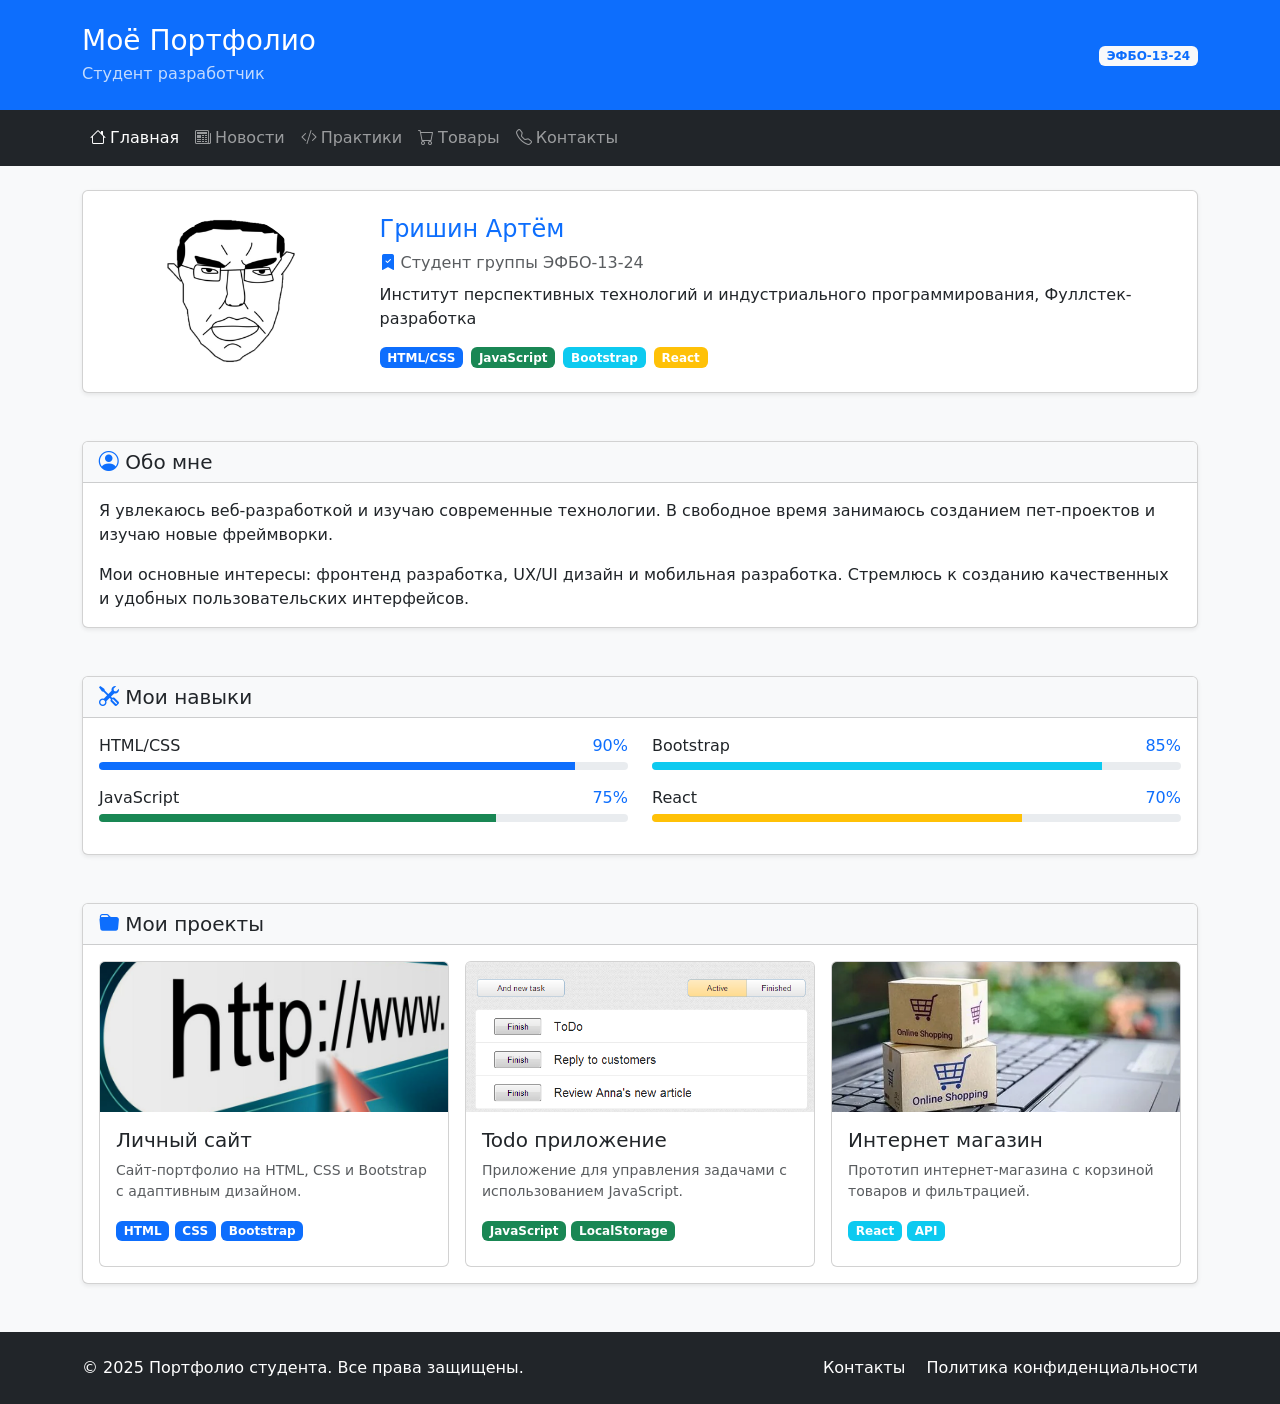
<file: index.html>
<!DOCTYPE html>
<html lang="ru">
<head>
    <meta charset="UTF-8">
    <meta name="viewport" content="width=device-width, initial-scale=1.0">
    <title>Главная - Портфолио</title>
    <link href="https://cdn.jsdelivr.net/npm/bootstrap@5.3.2/dist/css/bootstrap.min.css" rel="stylesheet">
    <link rel="stylesheet" href="https://cdn.jsdelivr.net/npm/bootstrap-icons@1.11.1/font/bootstrap-icons.css">
    <style>
        .navbar-nav .nav-link {
            padding: 0.5rem 1rem;
            transition: all 0.3s ease;
        }
        .navbar-nav .nav-link:hover {
            background-color: rgba(255,255,255,0.1);
            border-radius: 4px;
        }
        @media (max-width: 768px) {
            .navbar-collapse {
                padding-top: 1rem;
            }
            .navbar-nav {
                text-align: center;
            }
            .nav-item {
                margin: 0.2rem 0;
            }
        }
    </style>
</head>
<body class="bg-light">
<div class="container-fluid p-0">
    <header class="bg-primary text-white py-4">
        <div class="container">
            <div class="row align-items-center">
                <div class="col">
                    <h1 class="h3 mb-1">Моё Портфолио</h1>
                    <p class="mb-0 opacity-75">Студент разработчик</p>
                </div>
                <div class="col-auto">
                    <span class="badge bg-light text-primary">ЭФБО-13-24</span>
                </div>
            </div>
        </div>
    </header>
    <nav class="navbar navbar-expand-lg navbar-dark bg-dark">
        <div class="container">
            <a class="navbar-brand d-lg-none" href="#">Меню</a>
            <button class="navbar-toggler" type="button" data-bs-toggle="collapse" data-bs-target="#navbarNav">
                <span class="navbar-toggler-icon"></span>
            </button>
            <div class="collapse navbar-collapse" id="navbarNav">
                <ul class="navbar-nav w-100 justify-content-between justify-content-lg-start">
                    <li class="nav-item">
                        <a class="nav-link active" href="index.html">
                            <i class="bi bi-house me-1"></i>Главная
                        </a>
                    </li>
                    <li class="nav-item">
                        <a class="nav-link" href="pages/news.html">
                            <i class="bi bi-newspaper me-1"></i>Новости
                        </a>
                    </li>
                    <li class="nav-item">
                        <a class="nav-link" href="pages/practices.html">
                            <i class="bi bi-code-slash me-1"></i>Практики
                        </a>
                    </li>
                    <li class="nav-item">
                        <a class="nav-link" href="pages/goods.html">
                            <i class="bi bi-cart me-1"></i>Товары
                        </a>
                    </li>
                    <li class="nav-item">
                        <a class="nav-link" href="pages/contacts.html">
                            <i class="bi bi-telephone me-1"></i>Контакты
                        </a>
                    </li>
                </ul>
            </div>
        </div>
    </nav>
    <main class="container my-4">
        <section class="mb-5">
            <div class="card shadow-sm">
                <div class="card-body p-4">
                    <div class="row align-items-center">
                        <div class="col-md-3 text-center mb-3 mb-md-0">
                            <img src="images/photo.png" alt="Фото студента" class="img-fluid rounded-circle" style="width: 150px; height: 150px; object-fit: cover;">
                        </div>
                        <div class="col-md-9">
                            <h2 class="card-title h4 text-primary">Гришин Артём</h2>
                            <p class="card-text text-muted mb-2">
                                <i class="bi bi-bookmark-check-fill text-primary"></i>
                                Студент группы ЭФБО-13-24
                            </p>
                            <p class="card-text">
                                Институт перспективных технологий и индустриального программирования, Фуллстек-разработка
                            </p>
                            <div class="d-flex gap-2 flex-wrap">
                                <span class="badge bg-primary">HTML/CSS</span>
                                <span class="badge bg-success">JavaScript</span>
                                <span class="badge bg-info">Bootstrap</span>
                                <span class="badge bg-warning">React</span>
                            </div>
                        </div>
                    </div>
                </div>
            </div>
        </section>
        <section class="mb-5">
            <div class="card shadow-sm">
                <div class="card-header bg-light">
                    <h3 class="card-title h5 mb-0">
                        <i class="bi bi-person-circle text-primary"></i>
                        Обо мне
                    </h3>
                </div>
                <div class="card-body">
                    <p class="card-text">
                        Я увлекаюсь веб-разработкой и изучаю современные технологии.
                        В свободное время занимаюсь созданием пет-проектов и изучаю новые фреймворки.
                    </p>
                    <p class="card-text">
                        Мои основные интересы: фронтенд разработка, UX/UI дизайн и мобильная разработка.
                        Стремлюсь к созданию качественных и удобных пользовательских интерфейсов.
                    </p>
                </div>
            </div>
        </section>
        <section class="mb-5">
            <div class="card shadow-sm">
                <div class="card-header bg-light">
                    <h3 class="card-title h5 mb-0">
                        <i class="bi bi-tools text-primary"></i>
                        Мои навыки
                    </h3>
                </div>
                <div class="card-body">
                    <div class="row">
                        <div class="col-md-6">
                            <div class="mb-3">
                                <div class="d-flex justify-content-between mb-1">
                                    <span>HTML/CSS</span>
                                    <span class="text-primary">90%</span>
                                </div>
                                <div class="progress" style="height: 8px;">
                                    <div class="progress-bar bg-primary" style="width: 90%"></div>
                                </div>
                            </div>
                            <div class="mb-3">
                                <div class="d-flex justify-content-between mb-1">
                                    <span>JavaScript</span>
                                    <span class="text-primary">75%</span>
                                </div>
                                <div class="progress" style="height: 8px;">
                                    <div class="progress-bar bg-success" style="width: 75%"></div>
                                </div>
                            </div>
                        </div>
                        <div class="col-md-6">
                            <div class="mb-3">
                                <div class="d-flex justify-content-between mb-1">
                                    <span>Bootstrap</span>
                                    <span class="text-primary">85%</span>
                                </div>
                                <div class="progress" style="height: 8px;">
                                    <div class="progress-bar bg-info" style="width: 85%"></div>
                                </div>
                            </div>
                            <div class="mb-3">
                                <div class="d-flex justify-content-between mb-1">
                                    <span>React</span>
                                    <span class="text-primary">70%</span>
                                </div>
                                <div class="progress" style="height: 8px;">
                                    <div class="progress-bar bg-warning" style="width: 70%"></div>
                                </div>
                            </div>
                        </div>
                    </div>
                </div>
            </div>
        </section>
        <section class="mb-5">
            <div class="card shadow-sm">
                <div class="card-header bg-light">
                    <h3 class="card-title h5 mb-0">
                        <i class="bi bi-folder-fill text-primary"></i>
                        Мои проекты
                    </h3>
                </div>
                <div class="card-body">
                    <div class="row g-3">
                        <div class="col-md-4">
                            <div class="card h-100">
                                <img src="images/project1.jpg" class="card-img-top" alt="Личный сайт" style="height: 150px; object-fit: cover;">
                                <div class="card-body">
                                    <h5 class="card-title">Личный сайт</h5>
                                    <p class="card-text small text-muted">
                                        Сайт-портфолио на HTML, CSS и Bootstrap с адаптивным дизайном.
                                    </p>
                                    <div class="mb-2">
                                        <span class="badge bg-primary">HTML</span>
                                        <span class="badge bg-primary">CSS</span>
                                        <span class="badge bg-primary">Bootstrap</span>
                                    </div>
                                </div>
                            </div>
                        </div>
                        <div class="col-md-4">
                            <div class="card h-100">
                                <img src="images/project2.jpg" class="card-img-top" alt="Todo приложение" style="height: 150px; object-fit: cover;">
                                <div class="card-body">
                                    <h5 class="card-title">Todo приложение</h5>
                                    <p class="card-text small text-muted">
                                        Приложение для управления задачами с использованием JavaScript.
                                    </p>
                                    <div class="mb-2">
                                        <span class="badge bg-success">JavaScript</span>
                                        <span class="badge bg-success">LocalStorage</span>
                                    </div>
                                </div>
                            </div>
                        </div>
                        <div class="col-md-4">
                            <div class="card h-100">
                                <img src="images/project3.jpg" class="card-img-top" alt="Интернет-магазин" style="height: 150px; object-fit: cover;">
                                <div class="card-body">
                                    <h5 class="card-title">Интернет магазин</h5>
                                    <p class="card-text small text-muted">
                                        Прототип интернет-магазина с корзиной товаров и фильтрацией.
                                    </p>
                                    <div class="mb-2">
                                        <span class="badge bg-info">React</span>
                                        <span class="badge bg-info">API</span>
                                    </div>
                                </div>
                            </div>
                        </div>
                    </div>
                </div>
            </div>
        </section>
    </main>
    <footer class="bg-dark text-white py-4 mt-5">
        <div class="container">
            <div class="row align-items-center">
                <div class="col-md-6">
                    <p class="mb-0">&copy; 2025 Портфолио студента. Все права защищены.</p>
                </div>
                <div class="col-md-6 text-md-end">
                    <a href="pages/contacts.html" class="text-white text-decoration-none me-3">Контакты</a>
                    <a href="#" class="text-white text-decoration-none">Политика конфиденциальности</a>
                </div>
            </div>
        </div>
    </footer>
</div>
<script src="https://cdn.jsdelivr.net/npm/bootstrap@5.3.2/dist/js/bootstrap.bundle.min.js"></script>
</body>
</html>
</file>
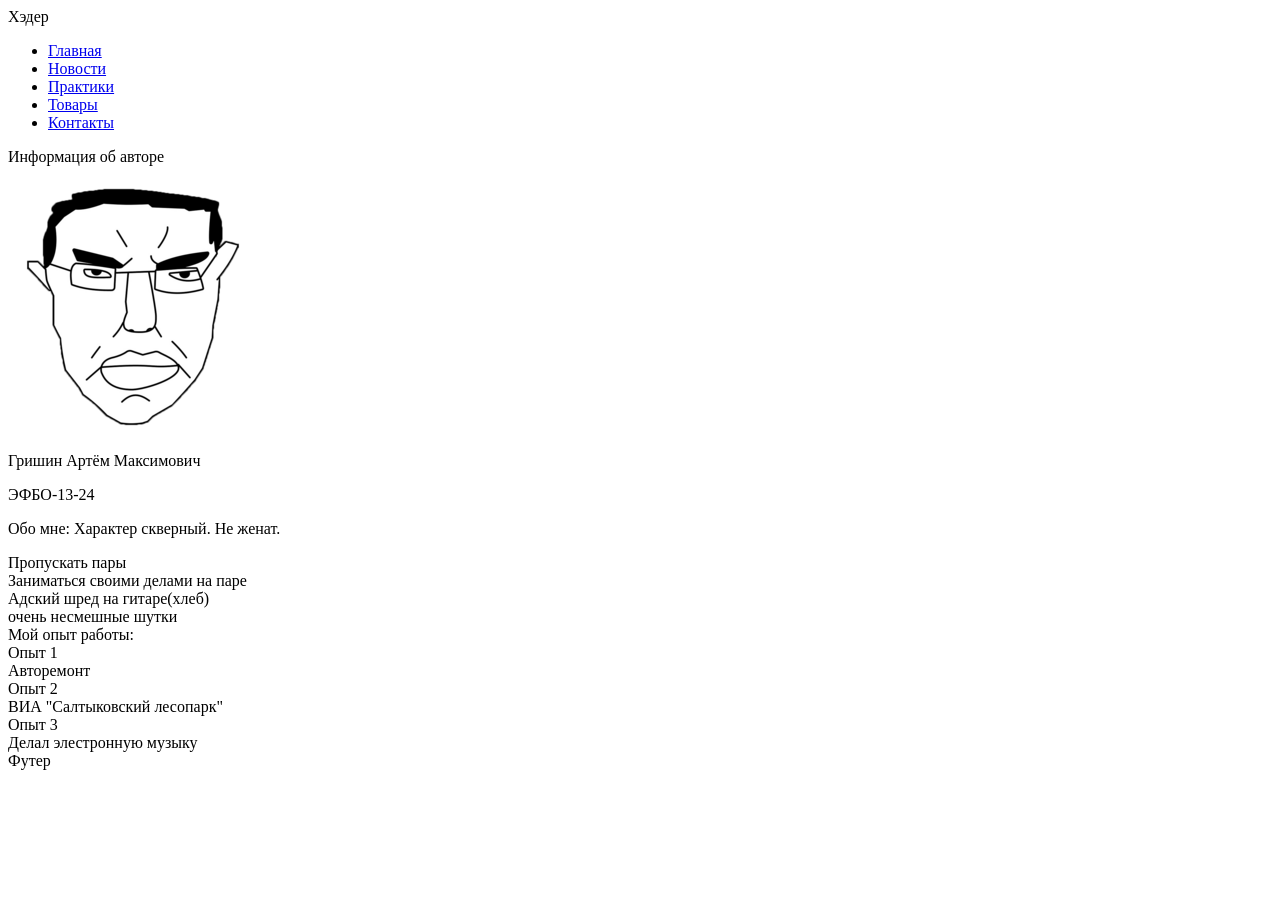
<file: pages/index.html>
<!DOCTYPE html>
<html lang = "ru">
<head>
    <meta charset="UTF-8">
    <meta name="viewport" content="width=device-width, initial-scale=1.0">
    <title>Семестровая работа</title>
</head>
<body>
<div id="header">Хэдер</div>
<div id="menu">
    <ul>
        <li><a href="index.html">Главная</a></li>
        <li><a href="news.html">Новости</a></li>
        <li><a href="practices.html">Практики</a></li>
        <li><a href="goods.html">Товары</a></li>
        <li><a href="contacts.html">Контакты</a></li>
    </ul>
</div>
<div id="content">
    <p>Информация об авторе</p>
    <img src="../images/photo.png" alt="Фото автора" width="250" height="250">
    <p>Гришин Артём Максимович</p>
    <p>ЭФБО-13-24</p>
    <p>Обо мне: Характер скверный. Не женат.</p>
    <div>Пропускать пары</div>
    <div>Заниматься своими делами на паре</div>
    <div>Адский шред на гитаре(хлеб)</div>
    <div>очень несмешные шутки </div>
    <div>
        Мой опыт работы:
        <div>
            Опыт 1<br>
            Авторемонт
        </div>
        <div>
            Опыт 2<br>
            ВИА "Салтыковский лесопарк"
        </div>
        <div>
            Опыт 3<br>
            Делал элестронную музыку
        </div>
    </div>
</div>
<div id="footer">Футер</div>
</body>
</html>
</file>
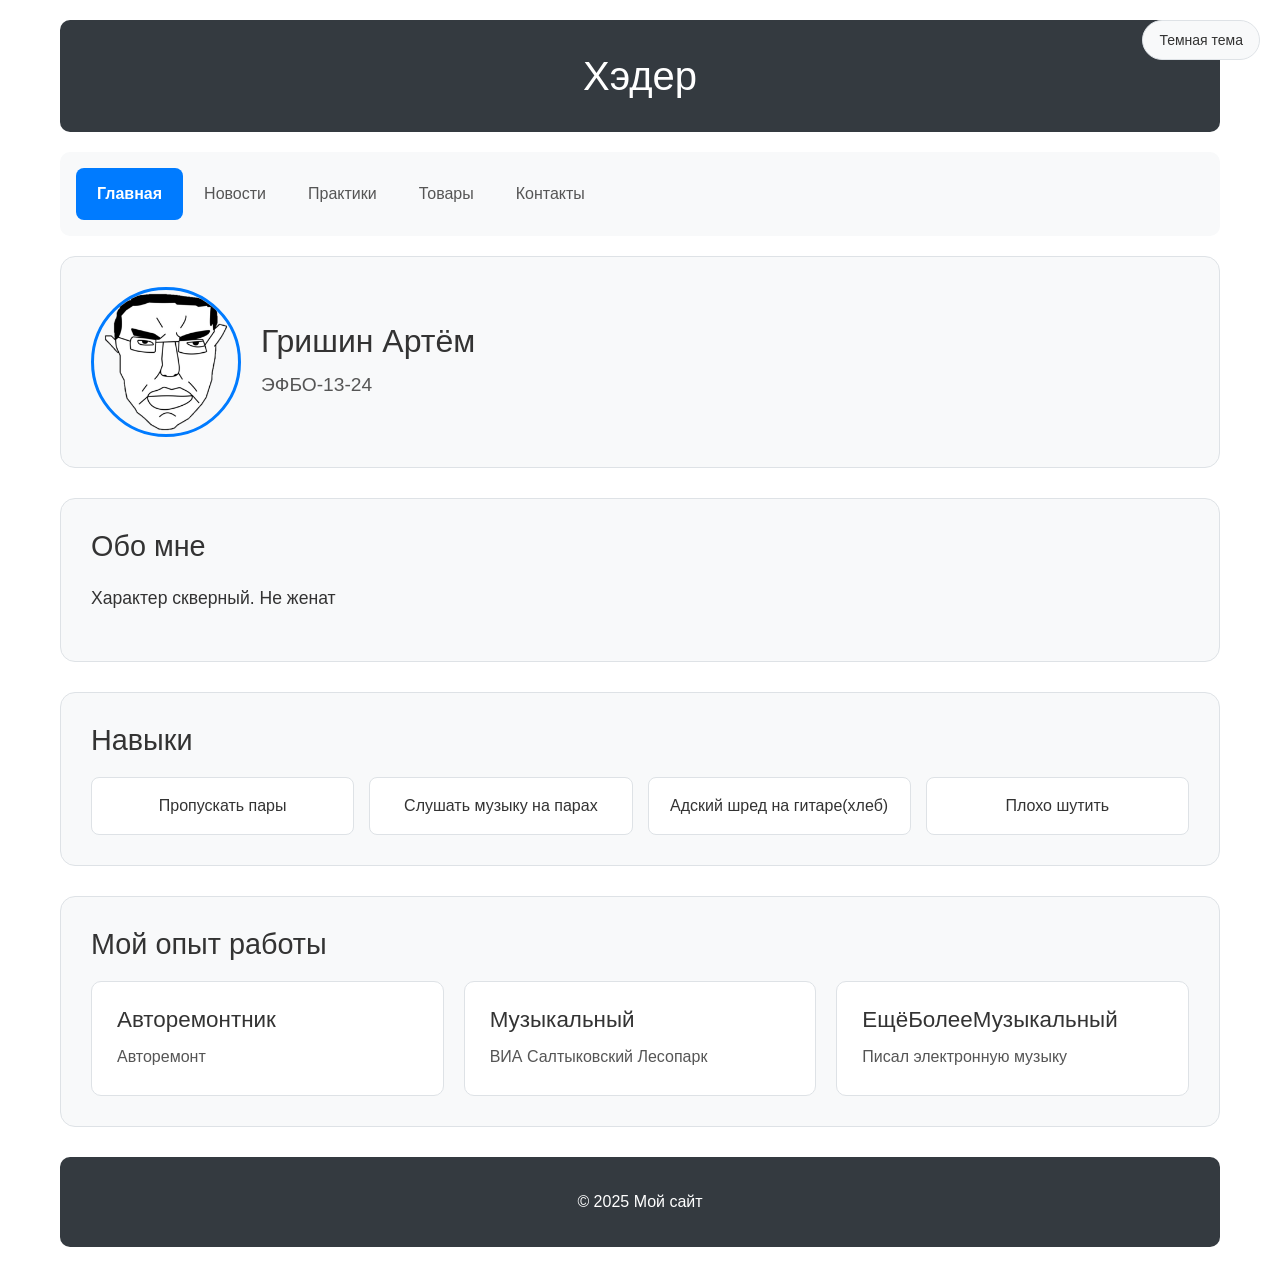
<file: index_v1.html>
<!DOCTYPE html>
<html lang="ru">
<head>
    <meta charset="UTF-8">
    <meta name="viewport" content="width=device-width, initial-scale=1.0">
    <title>Главная</title>
    <link href="https://cdn.jsdelivr.net/npm/bootstrap@5.3.2/dist/css/bootstrap.min.css" rel="stylesheet">
    <link rel="stylesheet" href="styles.css">
</head>
<body>
<button class="theme-toggle" id="themeToggle">Темная тема</button>

<div class="page">
    <header class="header">
        <h1 class="header__title">Хэдер</h1>
    </header>

    <nav class="nav">
        <ul class="nav__list">
            <li class="nav__item nav__item--active">
                <a class="nav__link" href="index_v1.html">Главная</a>
            </li>
            <li class="nav__item">
                <a class="nav__link" href="pages/news_v1.html">Новости</a>
            </li>
            <li class="nav__item">
                <a class="nav__link" href="pages/practices_v1.html">Практики</a>
            </li>
            <li class="nav__item">
                <a class="nav__link" href="pages/goods_v1.html">Товары</a>
            </li>
            <li class="nav__item">
                <a class="nav__link" href="pages/contacts_v1.html">Контакты</a>
            </li>
        </ul>
    </nav>

    <main class="main">
        <section class="profile">
            <div class="profile__card">
                <img class="profile__photo" src="photo.png" alt="Фото автора">
                <div class="profile__info">
                    <h2 class="profile__name">Гришин Артём</h2>
                    <p class="profile__group">ЭФБО-13-24</p>
                </div>
            </div>
        </section>

        <section class="about">
            <h2 class="about__title">Обо мне</h2>
            <div class="about__text">
                <p>Характер скверный. Не женат</p>
            </div>
        </section>

        <section class="skills">
            <h2 class="skills__title">Навыки</h2>
            <div class="skills__list">
                <div class="skill">Пропускать пары</div>
                <div class="skill">Слушать музыку на парах</div>
                <div class="skill">Адский шред на гитаре(хлеб)</div>
                <div class="skill">Плохо шутить</div>
            </div>
        </section>

        <section class="projects">
            <h2 class="projects__title">Мой опыт работы</h2>
            <div class="projects__grid">
                <article class="project-card">
                    <h3 class="project-card__title">Авторемонтник</h3>
                    <p class="project-card__desc">Авторемонт</p>
                </article>
                <article class="project-card">
                    <h3 class="project-card__title">Музыкальный</h3>
                    <p class="project-card__desc">ВИА Салтыковский Лесопарк</p>
                </article>
                <article class="project-card">
                    <h3 class="project-card__title">ЕщёБолееМузыкальный</h3>
                    <p class="project-card__desc">Писал электронную музыку</p>
                </article>
            </div>
        </section>
    </main>

    <footer class="footer">
        <p class="footer__text">&copy; 2025 Мой сайт</p>
    </footer>
</div>

<script src="https://cdn.jsdelivr.net/npm/bootstrap@5.3.2/dist/js/bootstrap.bundle.min.js"></script>
<script>
    const themeToggle = document.getElementById('themeToggle');
    const currentTheme = localStorage.getItem('theme') || 'light';

    document.documentElement.setAttribute('data-theme', currentTheme);
    updateButtonText(currentTheme);

    themeToggle.addEventListener('click', () => {
        const currentTheme = document.documentElement.getAttribute('data-theme');
        const newTheme = currentTheme === 'light' ? 'dark' : 'light';

        document.documentElement.setAttribute('data-theme', newTheme);
        localStorage.setItem('theme', newTheme);
        updateButtonText(newTheme);
    });

    function updateButtonText(theme) {
        themeToggle.textContent = theme === 'light' ? 'Темная тема' : 'Светлая тема';
    }
</script>
</body>
</html>
</file>
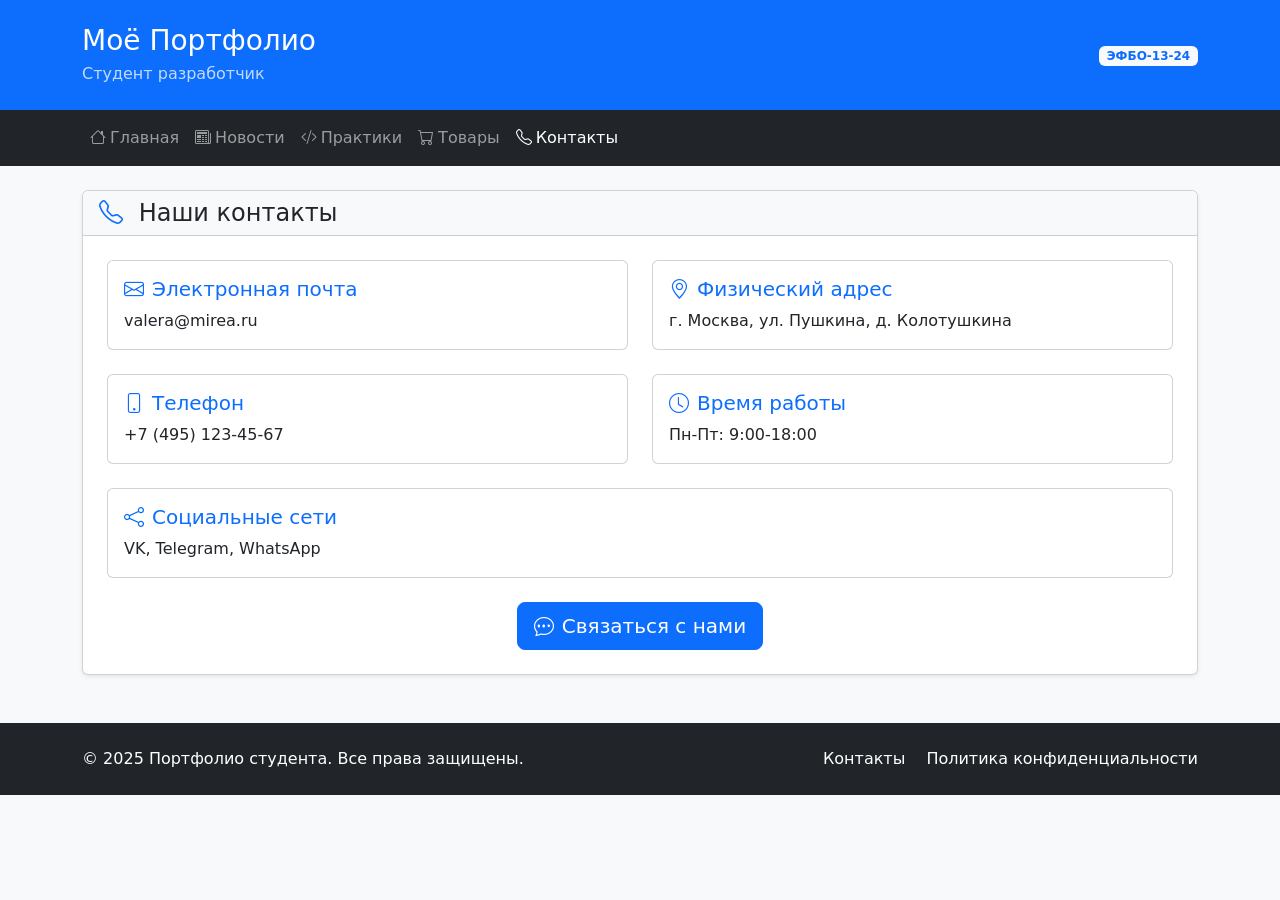
<file: pages/contacts.html>
<!DOCTYPE html>
<html lang="ru">
<head>
    <meta charset="UTF-8">
    <meta name="viewport" content="width=device-width, initial-scale=1.0">
    <title>Контакты - Портфолио</title>
    <link href="https://cdn.jsdelivr.net/npm/bootstrap@5.3.2/dist/css/bootstrap.min.css" rel="stylesheet">
    <link rel="stylesheet" href="https://cdn.jsdelivr.net/npm/bootstrap-icons@1.11.1/font/bootstrap-icons.css">
    <style>
        .navbar-nav .nav-link {
            padding: 0.5rem 1rem;
            transition: all 0.3s ease;
        }
        .navbar-nav .nav-link:hover {
            background-color: rgba(255,255,255,0.1);
            border-radius: 4px;
        }
        @media (max-width: 768px) {
            .navbar-collapse {
                padding-top: 1rem;
            }
            .navbar-nav {
                text-align: center;
            }
            .nav-item {
                margin: 0.2rem 0;
            }
            .contact-card .card-body {
                padding: 1rem;
            }
            .contact-card .card-title {
                font-size: 1rem;
            }
            .contact-card .bi {
                font-size: 0.875rem;
            }
            .contact-btn {
                width: 100%;
                padding: 0.75rem;
            }
            .modal-dialog {
                margin: 0.5rem;
            }
        }
        @media (max-width: 576px) {
            .contact-cards .col-md-6 {
                margin-bottom: 1rem;
            }
            .contact-card .card-body {
                padding: 0.75rem;
            }
            .modal-content {
                margin: 0;
                border-radius: 0;
            }
        }
    </style>
</head>
<body class="bg-light">
<div class="container-fluid p-0">
    <header class="bg-primary text-white py-4">
        <div class="container">
            <div class="row align-items-center">
                <div class="col">
                    <h1 class="h3 mb-1">Моё Портфолио</h1>
                    <p class="mb-0 opacity-75">Студент разработчик</p>
                </div>
                <div class="col-auto">
                    <span class="badge bg-light text-primary">ЭФБО-13-24</span>
                </div>
            </div>
        </div>
    </header>
    <nav class="navbar navbar-expand-lg navbar-dark bg-dark">
        <div class="container">
            <a class="navbar-brand d-lg-none" href="#">Меню</a>
            <button class="navbar-toggler" type="button" data-bs-toggle="collapse" data-bs-target="#navbarNav">
                <span class="navbar-toggler-icon"></span>
            </button>
            <div class="collapse navbar-collapse" id="navbarNav">
                <ul class="navbar-nav w-100 justify-content-between justify-content-lg-start">
                    <li class="nav-item">
                        <a class="nav-link" href="../index.html">
                            <i class="bi bi-house me-1"></i>Главная
                        </a>
                    </li>
                    <li class="nav-item">
                        <a class="nav-link" href="news.html">
                            <i class="bi bi-newspaper me-1"></i>Новости
                        </a>
                    </li>
                    <li class="nav-item">
                        <a class="nav-link" href="practices.html">
                            <i class="bi bi-code-slash me-1"></i>Практики
                        </a>
                    </li>
                    <li class="nav-item">
                        <a class="nav-link" href="goods.html">
                            <i class="bi bi-cart me-1"></i>Товары
                        </a>
                    </li>
                    <li class="nav-item">
                        <a class="nav-link active" href="contacts.html">
                            <i class="bi bi-telephone me-1"></i>Контакты
                        </a>
                    </li>
                </ul>
            </div>
        </div>
    </nav>
    <main class="container my-4">
        <section class="mb-5">
            <div class="card shadow-sm">
                <div class="card-header bg-light">
                    <h2 class="card-title h4 mb-0">
                        <i class="bi bi-telephone text-primary me-2"></i>
                        Наши контакты
                    </h2>
                </div>
                <div class="card-body p-4">
                    <div class="row g-4 contact-cards">
                        <div class="col-md-6">
                            <div class="card h-100 contact-card">
                                <div class="card-body">
                                    <h5 class="card-title text-primary">
                                        <i class="bi bi-envelope me-2"></i>Электронная почта
                                    </h5>
                                    <p class="card-text">valera@mirea.ru</p>
                                </div>
                            </div>
                        </div>
                        <div class="col-md-6">
                            <div class="card h-100 contact-card">
                                <div class="card-body">
                                    <h5 class="card-title text-primary">
                                        <i class="bi bi-geo-alt me-2"></i>Физический адрес
                                    </h5>
                                    <p class="card-text">г. Москва, ул. Пушкина, д. Колотушкина</p>
                                </div>
                            </div>
                        </div>
                        <div class="col-md-6">
                            <div class="card h-100 contact-card">
                                <div class="card-body">
                                    <h5 class="card-title text-primary">
                                        <i class="bi bi-phone me-2"></i>Телефон
                                    </h5>
                                    <p class="card-text">+7 (495) 123-45-67</p>
                                </div>
                            </div>
                        </div>
                        <div class="col-md-6">
                            <div class="card h-100 contact-card">
                                <div class="card-body">
                                    <h5 class="card-title text-primary">
                                        <i class="bi bi-clock me-2"></i>Время работы
                                    </h5>
                                    <p class="card-text">Пн-Пт: 9:00-18:00</p>
                                </div>
                            </div>
                        </div>
                        <div class="col-12">
                            <div class="card contact-card">
                                <div class="card-body">
                                    <h5 class="card-title text-primary">
                                        <i class="bi bi-share me-2"></i>Социальные сети
                                    </h5>
                                    <p class="card-text">VK, Telegram, WhatsApp</p>
                                </div>
                            </div>
                        </div>
                    </div>
                    <div class="text-center mt-4">
                        <button class="btn btn-primary btn-lg contact-btn" data-bs-toggle="modal" data-bs-target="#contactModal">
                            <i class="bi bi-chat-dots me-2"></i>Связаться с нами
                        </button>
                    </div>
                </div>
            </div>
        </section>
    </main>
    <footer class="bg-dark text-white py-4 mt-5">
        <div class="container">
            <div class="row align-items-center">
                <div class="col-md-6">
                    <p class="mb-0">&copy; 2025 Портфолио студента. Все права защищены.</p>
                </div>
                <div class="col-md-6 text-md-end">
                    <a href="contacts.html" class="text-white text-decoration-none me-3">Контакты</a>
                    <a href="#" class="text-white text-decoration-none">Политика конфиденциальности</a>
                </div>
            </div>
        </div>
    </footer>
</div>

<div class="modal fade" id="contactModal" tabindex="-1">
    <div class="modal-dialog">
        <div class="modal-content">
            <div class="modal-header">
                <h5 class="modal-title">Форма обратной связи</h5>
                <button type="button" class="btn-close" data-bs-dismiss="modal"></button>
            </div>
            <div class="modal-body">
                <form id="feedbackForm">
                    <div class="mb-3">
                        <label for="name" class="form-label">Имя <span class="text-danger">*</span></label>
                        <input type="text" class="form-control" id="name" name="name" required placeholder="Введите ваше имя">
                    </div>
                    <div class="mb-3">
                        <label for="phone" class="form-label">Телефон <span class="text-danger">*</span></label>
                        <input type="tel" class="form-control" id="phone" name="phone" required placeholder="+7 (XXX) XXX-XX-XX">
                    </div>
                    <div class="mb-3">
                        <label for="email" class="form-label">Электронная почта <span class="text-danger">*</span></label>
                        <input type="email" class="form-control" id="email" name="email" required placeholder="example@mail.ru">
                    </div>
                    <div class="mb-3">
                        <label for="category" class="form-label">Категория обращения <span class="text-danger">*</span></label>
                        <select class="form-select" id="category" name="category" required>
                            <option value="">Выберите категорию</option>
                            <option value="technical">Техническая поддержка</option>
                            <option value="commercial">Коммерческое предложение</option>
                            <option value="cooperation">Сотрудничество</option>
                            <option value="complaint">Жалоба</option>
                            <option value="suggestion">Предложение</option>
                            <option value="other">Другое</option>
                        </select>
                    </div>
                    <div class="mb-3">
                        <label for="message" class="form-label">Текст обращения <span class="text-danger">*</span></label>
                        <textarea class="form-control" id="message" name="message" required rows="4" placeholder="Опишите вашу проблему или вопрос..."></textarea>
                    </div>
                </form>
            </div>
            <div class="modal-footer">
                <button type="button" class="btn btn-secondary" data-bs-dismiss="modal">Отмена</button>
                <button type="button" class="btn btn-primary" onclick="submitForm()">Отправить</button>
            </div>
        </div>
    </div>
</div>

<script src="https://cdn.jsdelivr.net/npm/bootstrap@5.3.2/dist/js/bootstrap.bundle.min.js"></script>
<script>
    function submitForm() {
        const form = document.getElementById('feedbackForm');

        if (!form.checkValidity()) {
            form.reportValidity();
            return;
        }

        const formData = new FormData(form);
        const data = {
            name: formData.get('name'),
            phone: formData.get('phone'),
            email: formData.get('email'),
            category: formData.get('category'),
            message: formData.get('message')
        };

        console.log('Данные формы:', data);
        alert('Спасибо! Ваше обращение отправлено. Мы свяжемся с вами в ближайшее время.');

        const modal = bootstrap.Modal.getInstance(document.getElementById('contactModal'));
        modal.hide();
        form.reset();
    }

    document.getElementById('feedbackForm').addEventListener('keypress', function(event) {
        if (event.key === 'Enter' && event.target.type !== 'textarea') {
            event.preventDefault();
        }
    });
</script>
</body>
</html>
</file>
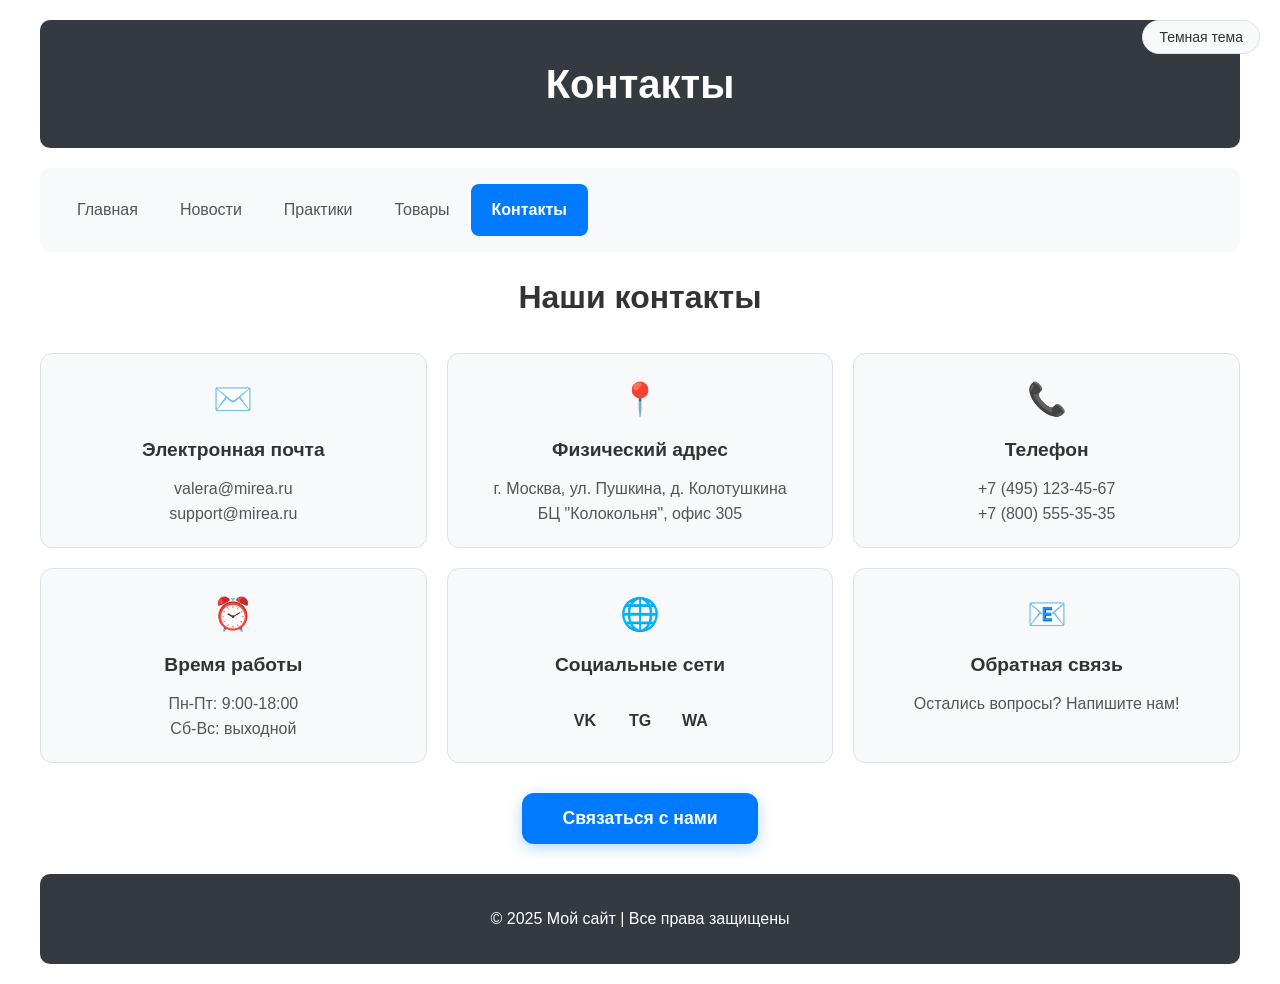
<file: pages/contacts_v1.html>
<!DOCTYPE html>
<html lang="ru">
<head>
    <meta charset="UTF-8">
    <meta name="viewport" content="width=device-width, initial-scale=1.0">
    <title>Контакты</title>
    <link rel="stylesheet" href="../styles.css">
    <style>
        :root {
            --spacing-sm: 10px;
            --spacing-md: 20px;
            --spacing-lg: 30px;
            --border-radius: 12px;
        }

        .theme-toggle {
            position: fixed;
            top: 20px;
            right: 20px;
            z-index: 1000;
            background: var(--nav-bg);
            border: 1px solid var(--border-color);
            border-radius: 20px;
            padding: 8px 16px;
            cursor: pointer;
            color: var(--text-color);
            font-size: 14px;
            transition: all 0.3s ease;
        }

        .contacts__title {
            font-size: 2rem;
            margin: 0 0 var(--spacing-lg) 0;
            color: var(--text-color);
            text-align: center;
        }

        .contacts__grid {
            display: grid;
            grid-template-columns: 1fr;
            gap: var(--spacing-md);
            margin-bottom: var(--spacing-lg);
        }

        @media (min-width: 768px) {
            .contacts__grid {
                grid-template-columns: repeat(2, 1fr);
            }
        }

        @media (min-width: 1024px) {
            .contacts__grid {
                grid-template-columns: repeat(3, 1fr);
            }
        }

        .contact-item {
            background: var(--card-bg);
            border: 1px solid var(--border-color);
            border-radius: var(--border-radius);
            padding: var(--spacing-md);
            transition: all 0.3s ease;
            display: flex;
            flex-direction: column;
            align-items: center;
            text-align: center;
        }

        .contact-item:hover {
            transform: translateY(-5px);
            box-shadow: 0 10px 25px rgba(0, 0, 0, 0.1);
        }

        .contact-item__title {
            font-size: 1.2rem;
            margin: 0 0 var(--spacing-sm) 0;
            color: var(--text-color);
            font-weight: 600;
        }

        .contact-item__value {
            margin: 0;
            color: var(--nav-text);
            line-height: 1.6;
        }

        .contact-button {
            display: block;
            margin: 0 auto;
            padding: 15px 40px;
            background: var(--nav-active);
            color: white;
            border: none;
            border-radius: var(--border-radius);
            font-size: 1.1rem;
            font-weight: 600;
            cursor: pointer;
            transition: all 0.3s ease;
            box-shadow: 0 4px 15px rgba(0, 123, 255, 0.3);
        }

        .contact-button:hover {
            transform: translateY(-3px);
            box-shadow: 0 6px 20px rgba(0, 123, 255, 0.4);
        }

        .contact-button:active {
            transform: translateY(-1px);
        }

        .modal {
            position: fixed;
            top: 50%;
            left: 50%;
            transform: translate(-50%, -50%);
            width: 90%;
            max-width: 500px;
            background: var(--bg-color);
            border: 1px solid var(--border-color);
            border-radius: var(--border-radius);
            padding: 0;
            box-shadow: 0 20px 60px rgba(0, 0, 0, 0.3);
            z-index: 1100;
        }

        .modal::backdrop {
            background: rgba(0, 0, 0, 0.5);
        }

        .modal__header {
            background: var(--nav-bg);
            padding: var(--spacing-md);
            border-radius: var(--border-radius) var(--border-radius) 0 0;
        }

        .modal__title {
            margin: 0;
            color: var(--text-color);
            font-size: 1.5rem;
            text-align: center;
        }

        .modal__content {
            padding: var(--spacing-md);
        }

        .modal__form {
            display: grid;
            gap: var(--spacing-md);
        }

        .modal__actions {
            display: flex;
            gap: var(--spacing-sm);
            padding: var(--spacing-md);
            border-top: 1px solid var(--border-color);
        }

        .form-group {
            display: flex;
            flex-direction: column;
            gap: 8px;
        }

        .form-group__label {
            font-weight: 600;
            color: var(--text-color);
            font-size: 0.95rem;
        }

        .required {
            color: #dc3545;
        }

        .form-group__input,
        .form-group__select,
        .form-group__textarea {
            padding: 12px 15px;
            border: 1px solid var(--border-color);
            border-radius: 8px;
            background: var(--bg-color);
            color: var(--text-color);
            font-size: 1rem;
            transition: all 0.3s ease;
        }

        .form-group__input:focus,
        .form-group__select:focus,
        .form-group__textarea:focus {
            outline: none;
            border-color: var(--nav-active);
            box-shadow: 0 0 0 3px rgba(0, 123, 255, 0.1);
        }

        .form-group__textarea {
            resize: vertical;
            min-height: 100px;
            font-family: inherit;
        }

        .btn {
            padding: 12px 30px;
            border: none;
            border-radius: 8px;
            font-size: 1rem;
            font-weight: 600;
            cursor: pointer;
            transition: all 0.3s ease;
            flex: 1;
        }

        .btn--primary {
            background: var(--nav-active);
            color: white;
        }

        .btn--primary:hover {
            background: #0056b3;
        }

        .btn--secondary {
            background: var(--nav-bg);
            color: var(--text-color);
            border: 1px solid var(--border-color);
        }

        .btn--secondary:hover {
            background: var(--border-color);
        }

        .social-icons {
            display: flex;
            gap: 15px;
            margin-top: 10px;
        }

        .social-icon {
            width: 40px;
            height: 40px;
            border-radius: 50%;
            background: var(--nav-bg);
            display: flex;
            align-items: center;
            justify-content: center;
            color: var(--text-color);
            text-decoration: none;
            transition: all 0.3s ease;
            font-weight: 600;
        }

        .social-icon:hover {
            transform: translateY(-3px);
            background: var(--nav-active);
            color: white;
        }

        .contact-icon {
            font-size: 2rem;
            margin-bottom: var(--spacing-sm);
            color: var(--nav-active);
        }

        @media (max-width: 767px) {
            .contacts__title {
                font-size: 1.7rem;
            }

            .contact-item {
                padding: var(--spacing-md);
            }

            .contact-button {
                width: 100%;
                padding: 15px;
            }

            .modal {
                width: 95%;
                max-height: 90vh;
                overflow-y: auto;
            }

            .modal__actions {
                flex-direction: column;
            }

            .btn {
                width: 100%;
            }

            .theme-toggle {
                top: 15px;
                right: 15px;
                padding: 6px 12px;
                font-size: 13px;
            }
        }

        @media (max-width: 480px) {
            .contacts__title {
                font-size: 1.5rem;
            }

            .contact-item__title {
                font-size: 1.1rem;
            }

            .modal__title {
                font-size: 1.3rem;
            }
        }
    </style>
</head>
<body>
<button class="theme-toggle" id="themeToggle">Темная тема</button>

<div class="page">
    <header class="header">
        <h1 class="header__title">Контакты</h1>
    </header>

    <nav class="nav">
        <ul class="nav__list">
            <li class="nav__item">
                <a class="nav__link" href="../index_v1.html">Главная</a>
            </li>
            <li class="nav__item">
                <a class="nav__link" href="news_v1.html">Новости</a>
            </li>
            <li class="nav__item">
                <a class="nav__link" href="practices_v1.html">Практики</a>
            </li>
            <li class="nav__item">
                <a class="nav__link" href="goods_v1.html">Товары</a>
            </li>
            <li class="nav__item nav__item--active">
                <a class="nav__link" href="contacts_v1.html">Контакты</a>
            </li>
        </ul>
    </nav>

    <main class="main">
        <section class="contacts">
            <h2 class="contacts__title">Наши контакты</h2>

            <div class="contacts__grid">
                <div class="contact-item">
                    <div class="contact-icon">✉️</div>
                    <h3 class="contact-item__title">Электронная почта</h3>
                    <p class="contact-item__value">valera@mirea.ru</p>
                    <p class="contact-item__value">support@mirea.ru</p>
                </div>

                <div class="contact-item">
                    <div class="contact-icon">📍</div>
                    <h3 class="contact-item__title">Физический адрес</h3>
                    <p class="contact-item__value">г. Москва, ул. Пушкина, д. Колотушкина</p>
                    <p class="contact-item__value">БЦ "Колокольня", офис 305</p>
                </div>

                <div class="contact-item">
                    <div class="contact-icon">📞</div>
                    <h3 class="contact-item__title">Телефон</h3>
                    <p class="contact-item__value">+7 (495) 123-45-67</p>
                    <p class="contact-item__value">+7 (800) 555-35-35</p>
                </div>

                <div class="contact-item">
                    <div class="contact-icon">⏰</div>
                    <h3 class="contact-item__title">Время работы</h3>
                    <p class="contact-item__value">Пн-Пт: 9:00-18:00</p>
                    <p class="contact-item__value">Сб-Вс: выходной</p>
                </div>

                <div class="contact-item">
                    <div class="contact-icon">🌐</div>
                    <h3 class="contact-item__title">Социальные сети</h3>
                    <div class="social-icons">
                        <a href="#" class="social-icon">VK</a>
                        <a href="#" class="social-icon">TG</a>
                        <a href="#" class="social-icon">WA</a>
                    </div>
                </div>

                <div class="contact-item">
                    <div class="contact-icon">📧</div>
                    <h3 class="contact-item__title">Обратная связь</h3>
                    <p class="contact-item__value">Остались вопросы? Напишите нам!</p>
                </div>
            </div>

            <button class="contact-button" id="openModal">Связаться с нами</button>
        </section>
    </main>

    <footer class="footer">
        <p class="footer__text">&copy; 2025 Мой сайт | Все права защищены</p>
    </footer>
</div>

<dialog class="modal" id="contactModal">
    <div class="modal__header">
        <h2 class="modal__title">Форма обратной связи</h2>
    </div>
    <div class="modal__content">
        <form class="modal__form" id="feedbackForm">
            <div class="form-group">
                <label class="form-group__label" for="name">Имя <span class="required">*</span></label>
                <input type="text" class="form-group__input" id="name" name="name" required placeholder="Введите ваше имя">
            </div>

            <div class="form-group">
                <label class="form-group__label" for="phone">Телефон <span class="required">*</span></label>
                <input type="tel" class="form-group__input" id="phone" name="phone" required placeholder="+7 (XXX) XXX-XX-XX">
            </div>

            <div class="form-group">
                <label class="form-group__label" for="email">Электронная почта <span class="required">*</span></label>
                <input type="email" class="form-group__input" id="email" name="email" required placeholder="example@mail.ru">
            </div>

            <div class="form-group">
                <label class="form-group__label" for="category">Категория обращения <span class="required">*</span></label>
                <select class="form-group__select" id="category" name="category" required>
                    <option value="">Выберите категорию</option>
                    <option value="technical">Техническая поддержка</option>
                    <option value="commercial">Коммерческое предложение</option>
                    <option value="cooperation">Сотрудничество</option>
                    <option value="complaint">Жалоба</option>
                    <option value="suggestion">Предложение</option>
                    <option value="other">Другое</option>
                </select>
            </div>

            <div class="form-group">
                <label class="form-group__label" for="message">Текст обращения <span class="required">*</span></label>
                <textarea class="form-group__textarea" id="message" name="message" required rows="4" placeholder="Опишите вашу проблему или вопрос..."></textarea>
            </div>
        </form>
    </div>
    <div class="modal__actions">
        <button type="button" class="btn btn--secondary" id="closeModal">Отмена</button>
        <button type="button" class="btn btn--primary" id="submitForm">Отправить</button>
    </div>
</dialog>

<script>
    const modal = document.getElementById('contactModal');
    const openBtn = document.getElementById('openModal');
    const closeBtn = document.getElementById('closeModal');
    const submitBtn = document.getElementById('submitForm');
    const form = document.getElementById('feedbackForm');
    const themeToggle = document.getElementById('themeToggle');

    const currentTheme = localStorage.getItem('theme') || 'light';
    document.documentElement.setAttribute('data-theme', currentTheme);
    updateButtonText(currentTheme);

    themeToggle.addEventListener('click', () => {
        const currentTheme = document.documentElement.getAttribute('data-theme');
        const newTheme = currentTheme === 'light' ? 'dark' : 'light';

        document.documentElement.setAttribute('data-theme', newTheme);
        localStorage.setItem('theme', newTheme);
        updateButtonText(newTheme);
    });

    function updateButtonText(theme) {
        themeToggle.textContent = theme === 'light' ? 'Темная тема' : 'Светлая тема';
    }

    openBtn.addEventListener('click', () => modal.showModal());
    closeBtn.addEventListener('click', () => {
        modal.close();
        form.reset();
    });

    submitBtn.addEventListener('click', () => {
        if (!form.checkValidity()) {
            form.reportValidity();
            return;
        }

        const formData = new FormData(form);
        const data = {
            name: formData.get('name'),
            phone: formData.get('phone'),
            email: formData.get('email'),
            category: formData.get('category'),
            message: formData.get('message')
        };

        console.log('Данные формы:', data);
        alert('Спасибо! Ваше обращение отправлено. Мы свяжемся с вами в ближайшее время.');

        modal.close();
        form.reset();
    });

    form.addEventListener('keypress', function(event) {
        if (event.key === 'Enter' && event.target.type !== 'textarea') {
            event.preventDefault();
        }
    });

    modal.addEventListener('click', (event) => {
        if (event.target === modal) {
            modal.close();
            form.reset();
        }
    });

    const phoneInput = document.getElementById('phone');
    phoneInput.addEventListener('input', function(event) {
        let value = event.target.value.replace(/\D/g, '');
        if (value.startsWith('7') || value.startsWith('8')) {
            value = value.substring(1);
        }
        if (value.length > 0) {
            value = '+7 (' + value;
            if (value.length > 7) {
                value = value.substring(0, 7) + ') ' + value.substring(7);
            }
            if (value.length > 12) {
                value = value.substring(0, 12) + '-' + value.substring(12);
            }
            if (value.length > 15) {
                value = value.substring(0, 15) + '-' + value.substring(15);
            }
        }
        event.target.value = value.substring(0, 18);
    });
</script>
</body>
</html>
</file>
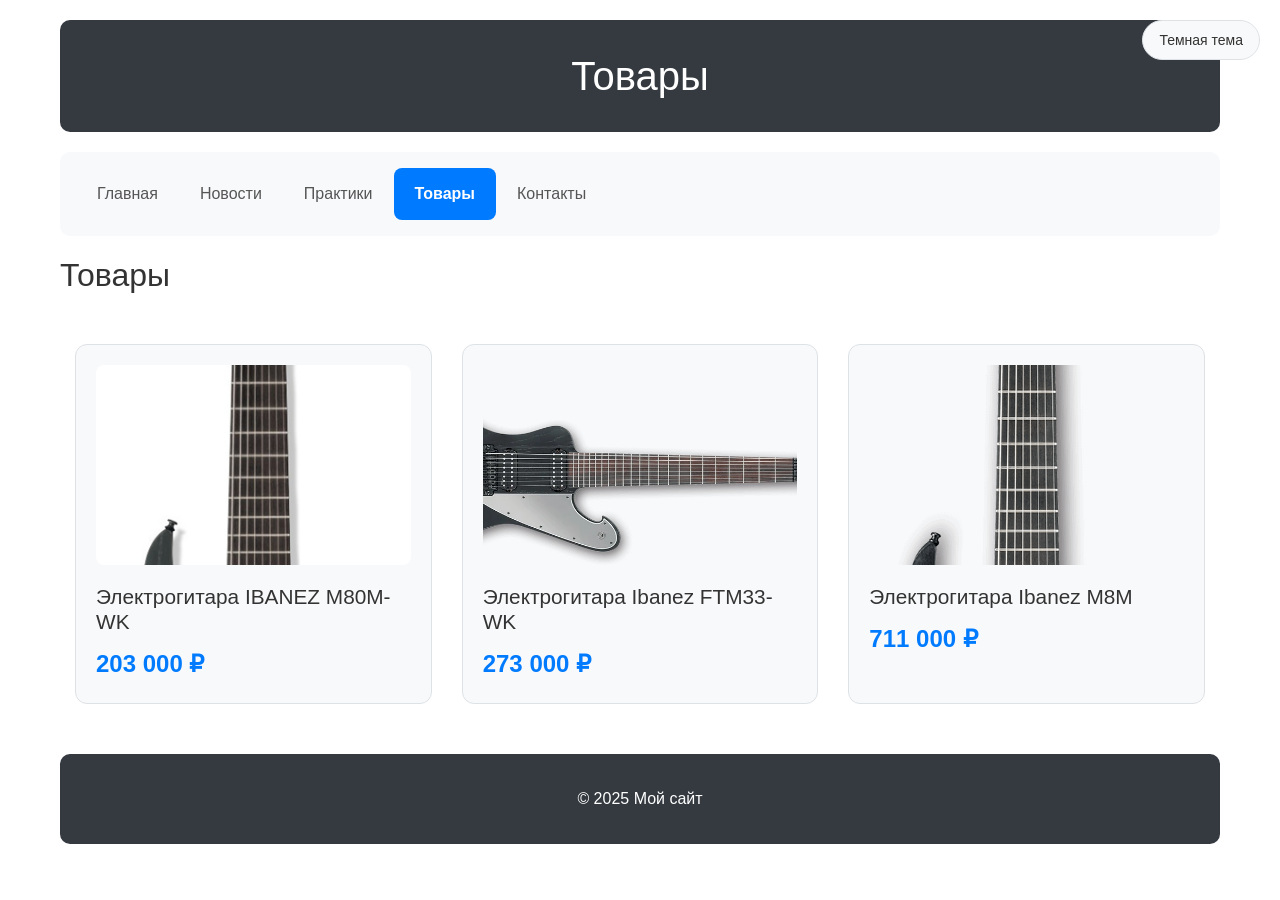
<file: pages/goods_v1.html>
<!DOCTYPE html>
<html lang="ru">
<head>
    <meta charset="UTF-8">
    <meta name="viewport" content="width=device-width, initial-scale=1.0">
    <title>Товары</title>
    <link href="https://cdn.jsdelivr.net/npm/bootstrap@5.3.2/dist/css/bootstrap.min.css" rel="stylesheet">
    <link rel="stylesheet" href="../styles.css">
    <style>
        :root {
            --spacing-sm: 10px;
            --spacing-md: 20px;
            --spacing-lg: 30px;
        }

        .theme-toggle {
            position: fixed;
            top: 20px;
            right: 20px;
            z-index: 1000;
            background: var(--nav-bg);
            border: 1px solid var(--border-color);
            border-radius: 20px;
            padding: 8px 16px;
            cursor: pointer;
            color: var(--text-color);
            font-size: 14px;
            transition: all 0.3s ease;
        }

        .products__grid {
            display: flex;
            gap: var(--spacing-lg);
            padding: var(--spacing-md) 0;
            overflow-x: auto;
            scrollbar-width: thin;
            scrollbar-color: var(--nav-active) var(--nav-bg);
            -webkit-overflow-scrolling: touch;
        }

        .products__grid::-webkit-scrollbar {
            height: 8px;
        }

        .products__grid::-webkit-scrollbar-track {
            background: var(--nav-bg);
            border-radius: 4px;
        }

        .products__grid::-webkit-scrollbar-thumb {
            background: var(--nav-active);
            border-radius: 4px;
        }

        .product-card {
            flex: 0 0 auto;
            width: 300px;
            background: var(--card-bg);
            border: 1px solid var(--border-color);
            border-radius: 12px;
            overflow: hidden;
            transition: all 0.3s ease;
        }

        .product-card:hover {
            transform: translateY(-5px);
            box-shadow: 0 10px 25px rgba(0, 0, 0, 0.1);
        }

        .product-card__header {
            padding: var(--spacing-md);
        }

        .product-card__image {
            width: 100%;
            height: 200px;
            object-fit: cover;
            border-radius: 8px;
            margin-bottom: var(--spacing-md);
        }

        .product-card__title {
            font-size: 1.3rem;
            margin: 0 0 var(--spacing-sm) 0;
            color: var(--text-color);
        }

        .product-card__price {
            font-size: 1.5rem;
            font-weight: bold;
            color: var(--nav-active);
        }

        .products__title {
            font-size: 2rem;
            margin: 0 0 var(--spacing-lg) 0;
            color: var(--text-color);
        }

        @media (max-width: 768px) {
            .products__grid {
                gap: var(--spacing-md);
                padding: var(--spacing-sm) 0;
            }

            .product-card {
                width: 280px;
            }

            .product-card__image {
                height: 180px;
            }
        }

        @media (max-width: 480px) {
            .products__title {
                font-size: 1.7rem;
            }

            .product-card {
                width: 260px;
            }

            .product-card__image {
                height: 160px;
            }

            .product-card__title {
                font-size: 1.2rem;
            }

            .product-card__price {
                font-size: 1.3rem;
            }

            .theme-toggle {
                top: 15px;
                right: 15px;
                padding: 6px 12px;
                font-size: 13px;
            }
        }

        @media (min-width: 1024px) {
            .products__grid {
                justify-content: center;
                flex-wrap: wrap;
                overflow-x: visible;
            }

            .product-card {
                flex: 0 0 calc(33.333% - var(--spacing-lg));
                max-width: calc(33.333% - var(--spacing-lg));
            }
        }
    </style>
</head>
<body>
<button class="theme-toggle" id="themeToggle">Темная тема</button>

<div class="page">
    <header class="header">
        <h1 class="header__title">Товары</h1>
    </header>

    <nav class="nav">
        <ul class="nav__list">
            <li class="nav__item">
                <a class="nav__link" href="../index_v1.html">Главная</a>
            </li>
            <li class="nav__item">
                <a class="nav__link" href="news_v1.html">Новости</a>
            </li>
            <li class="nav__item">
                <a class="nav__link" href="practices_v1.html">Практики</a>
            </li>
            <li class="nav__item nav__item--active">
                <a class="nav__link" href="goods_v1.html">Товары</a>
            </li>
            <li class="nav__item">
                <a class="nav__link" href="contacts_v1.html">Контакты</a>
            </li>
        </ul>
    </nav>

    <main class="main">
        <section class="products">
            <h2 class="products__title">Товары</h2>

            <div class="products__grid">
                <article class="product-card">
                    <header class="product-card__header">
                        <img src="../images/goods1.png" alt="Электрогитара IBANEZ M80M-WK" class="product-card__image">
                        <h3 class="product-card__title">Электрогитара IBANEZ M80M-WK</h3>
                        <div class="product-card__price">203 000 ₽</div>
                    </header>
                </article>

                <article class="product-card">
                    <header class="product-card__header">
                        <img src="../images/goods2.png" alt="Электрогитара Ibanez FTM33-WK" class="product-card__image">
                        <h3 class="product-card__title">Электрогитара Ibanez FTM33-WK</h3>
                        <div class="product-card__price">273 000 ₽</div>
                    </header>
                </article>

                <article class="product-card">
                    <header class="product-card__header">
                        <img src="../images/goods3.png" alt="Электрогитара Ibanez M8M" class="product-card__image">
                        <h3 class="product-card__title">Электрогитара Ibanez M8M</h3>
                        <div class="product-card__price">711 000 ₽</div>
                    </header>
                </article>
            </div>
        </section>
    </main>

    <footer class="footer">
        <p class="footer__text">&copy; 2025 Мой сайт</p>
    </footer>
</div>

<script src="https://cdn.jsdelivr.net/npm/bootstrap@5.3.2/dist/js/bootstrap.bundle.min.js"></script>
<script>
    const themeToggle = document.getElementById('themeToggle');
    const currentTheme = localStorage.getItem('theme') || 'light';

    document.documentElement.setAttribute('data-theme', currentTheme);
    updateButtonText(currentTheme);

    themeToggle.addEventListener('click', () => {
        const currentTheme = document.documentElement.getAttribute('data-theme');
        const newTheme = currentTheme === 'light' ? 'dark' : 'light';

        document.documentElement.setAttribute('data-theme', newTheme);
        localStorage.setItem('theme', newTheme);
        updateButtonText(newTheme);
    });

    function updateButtonText(theme) {
        themeToggle.textContent = theme === 'light' ? 'Темная тема' : 'Светлая тема';
    }
</script>
</body>
</html>
</file>
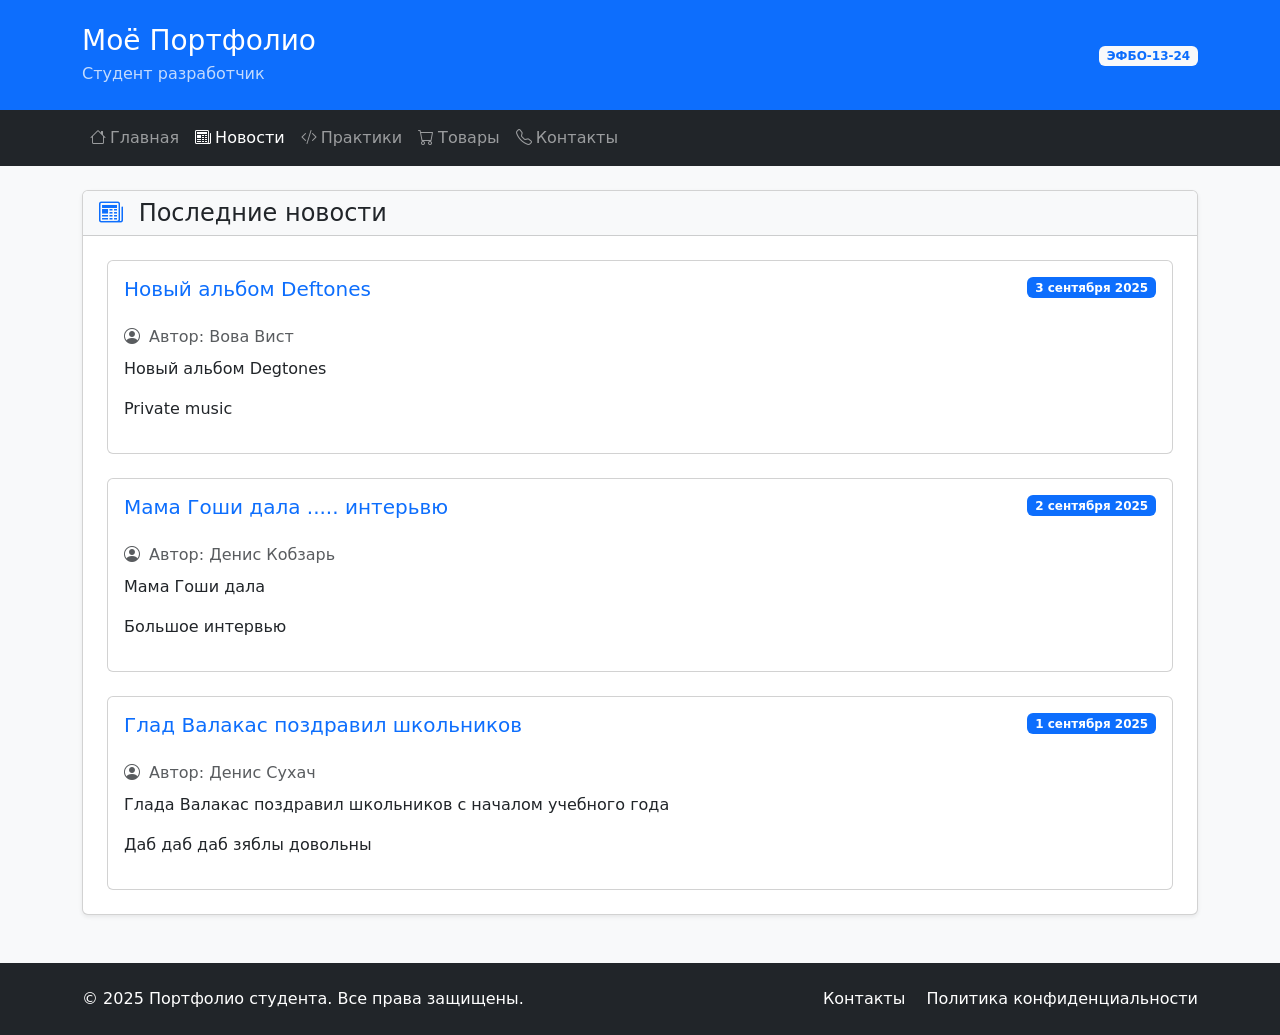
<file: pages/news.html>
<!DOCTYPE html>
<html lang="ru">
<head>
    <meta charset="UTF-8">
    <meta name="viewport" content="width=device-width, initial-scale=1.0">
    <title>Новости - Портфолио</title>
    <link href="https://cdn.jsdelivr.net/npm/bootstrap@5.3.2/dist/css/bootstrap.min.css" rel="stylesheet">
    <link rel="stylesheet" href="https://cdn.jsdelivr.net/npm/bootstrap-icons@1.11.1/font/bootstrap-icons.css">
    <style>
        .navbar-nav .nav-link {
            padding: 0.5rem 1rem;
            transition: all 0.3s ease;
        }
        .navbar-nav .nav-link:hover {
            background-color: rgba(255,255,255,0.1);
            border-radius: 4px;
        }
        @media (max-width: 768px) {
            .navbar-collapse {
                padding-top: 1rem;
            }
            .navbar-nav {
                text-align: center;
            }
            .nav-item {
                margin: 0.2rem 0;
            }
            .news-date-badge {
                font-size: 0.75rem;
                padding: 0.25rem 0.5rem;
            }
            .news-author {
                font-size: 0.875rem;
            }
            .news-content {
                font-size: 0.9rem;
            }
        }
        @media (max-width: 576px) {
            .news-header {
                flex-direction: column;
                align-items: flex-start;
                gap: 0.5rem;
            }
            .news-date-badge {
                align-self: flex-start;
            }
        }
    </style>
</head>
<body class="bg-light">
<div class="container-fluid p-0">
    <header class="bg-primary text-white py-4">
        <div class="container">
            <div class="row align-items-center">
                <div class="col">
                    <h1 class="h3 mb-1">Моё Портфолио</h1>
                    <p class="mb-0 opacity-75">Студент разработчик</p>
                </div>
                <div class="col-auto">
                    <span class="badge bg-light text-primary">ЭФБО-13-24</span>
                </div>
            </div>
        </div>
    </header>
    <nav class="navbar navbar-expand-lg navbar-dark bg-dark">
        <div class="container">
            <a class="navbar-brand d-lg-none" href="#">Меню</a>
            <button class="navbar-toggler" type="button" data-bs-toggle="collapse" data-bs-target="#navbarNav">
                <span class="navbar-toggler-icon"></span>
            </button>
            <div class="collapse navbar-collapse" id="navbarNav">
                <ul class="navbar-nav w-100 justify-content-between justify-content-lg-start">
                    <li class="nav-item">
                        <a class="nav-link" href="../index.html">
                            <i class="bi bi-house me-1"></i>Главная
                        </a>
                    </li>
                    <li class="nav-item">
                        <a class="nav-link active" href="news.html">
                            <i class="bi bi-newspaper me-1"></i>Новости
                        </a>
                    </li>
                    <li class="nav-item">
                        <a class="nav-link" href="practices.html">
                            <i class="bi bi-code-slash me-1"></i>Практики
                        </a>
                    </li>
                    <li class="nav-item">
                        <a class="nav-link" href="goods.html">
                            <i class="bi bi-cart me-1"></i>Товары
                        </a>
                    </li>
                    <li class="nav-item">
                        <a class="nav-link" href="contacts.html">
                            <i class="bi bi-telephone me-1"></i>Контакты
                        </a>
                    </li>
                </ul>
            </div>
        </div>
    </nav>
    <main class="container my-4">
        <section class="mb-5">
            <div class="card shadow-sm">
                <div class="card-header bg-light">
                    <h2 class="card-title h4 mb-0">
                        <i class="bi bi-newspaper text-primary me-2"></i>
                        Последние новости
                    </h2>
                </div>
                <div class="card-body p-4">
                    <div class="row g-4">
                        <div class="col-12">
                            <div class="card h-100">
                                <div class="card-body">
                                    <div class="d-flex justify-content-between align-items-start mb-3 flex-wrap news-header">
                                        <h3 class="card-title h5 text-primary">Новый альбом Deftones</h3>
                                        <span class="badge bg-primary news-date-badge">3 сентября 2025</span>
                                    </div>
                                    <p class="card-text text-muted mb-2 news-author">
                                        <i class="bi bi-person-circle me-1"></i>
                                        Автор: Вова Вист
                                    </p>
                                    <div class="card-text news-content">
                                        <p>Новый альбом Degtones</p>
                                        <p>Private music</p>
                                    </div>
                                </div>
                            </div>
                        </div>
                        <div class="col-12">
                            <div class="card h-100">
                                <div class="card-body">
                                    <div class="d-flex justify-content-between align-items-start mb-3 flex-wrap news-header">
                                        <h3 class="card-title h5 text-primary">Мама Гоши дала ..... интерьвю</h3>
                                        <span class="badge bg-primary news-date-badge">2 сентября 2025</span>
                                    </div>
                                    <p class="card-text text-muted mb-2 news-author">
                                        <i class="bi bi-person-circle me-1"></i>
                                        Автор: Денис Кобзарь
                                    </p>
                                    <div class="card-text news-content">
                                        <p>Мама Гоши дала</p>
                                        <p>Большое интервью</p>
                                    </div>
                                </div>
                            </div>
                        </div>
                        <div class="col-12">
                            <div class="card h-100">
                                <div class="card-body">
                                    <div class="d-flex justify-content-between align-items-start mb-3 flex-wrap news-header">
                                        <h3 class="card-title h5 text-primary">Глад Валакас поздравил школьников</h3>
                                        <span class="badge bg-primary news-date-badge">1 сентября 2025</span>
                                    </div>
                                    <p class="card-text text-muted mb-2 news-author">
                                        <i class="bi bi-person-circle me-1"></i>
                                        Автор: Денис Сухач
                                    </p>
                                    <div class="card-text news-content">
                                        <p>Глада Валакас поздравил школьников с началом учебного года</p>
                                        <p>Даб даб даб зяблы довольны</p>
                                    </div>
                                </div>
                            </div>
                        </div>
                    </div>
                </div>
            </div>
        </section>
    </main>
    <footer class="bg-dark text-white py-4 mt-5">
        <div class="container">
            <div class="row align-items-center">
                <div class="col-md-6">
                    <p class="mb-0">&copy; 2025 Портфолио студента. Все права защищены.</p>
                </div>
                <div class="col-md-6 text-md-end">
                    <a href="contacts.html" class="text-white text-decoration-none me-3">Контакты</a>
                    <a href="#" class="text-white text-decoration-none">Политика конфиденциальности</a>
                </div>
            </div>
        </div>
    </footer>
</div>
<script src="https://cdn.jsdelivr.net/npm/bootstrap@5.3.2/dist/js/bootstrap.bundle.min.js"></script>
</body>
</html>
</file>
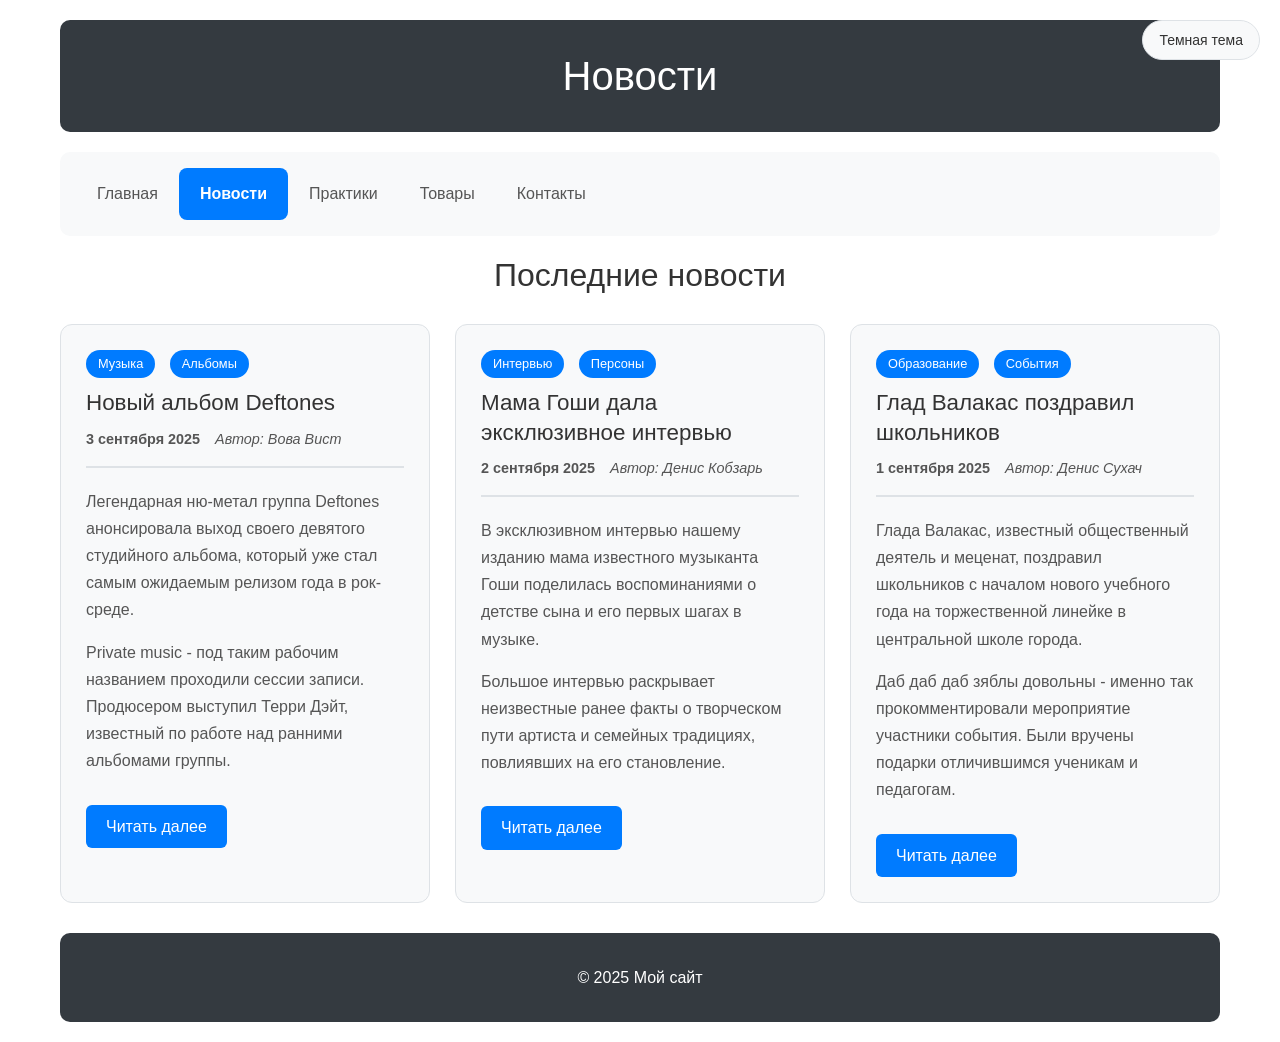
<file: pages/news_v1.html>
<!DOCTYPE html>
<html lang="ru">
<head>
    <meta charset="UTF-8">
    <meta name="viewport" content="width=device-width, initial-scale=1.0">
    <title>Новости</title>
    <link href="https://cdn.jsdelivr.net/npm/bootstrap@5.3.2/dist/css/bootstrap.min.css" rel="stylesheet">
    <link rel="stylesheet" href="../styles.css">
    <style>
        .theme-toggle {
            position: fixed;
            top: 20px;
            right: 20px;
            z-index: 1000;
            background: var(--nav-bg);
            border: 1px solid var(--border-color);
            border-radius: 20px;
            padding: 8px 16px;
            cursor: pointer;
            color: var(--text-color);
            font-size: 14px;
            transition: all 0.3s ease;
        }

        .news__title {
            font-size: 2rem;
            margin: 0 0 30px 0;
            color: var(--text-color);
            text-align: center;
        }

        .news__list {
            display: grid;
            gap: 25px;
        }

        .news-item {
            background: var(--card-bg);
            border: 1px solid var(--border-color);
            border-radius: 12px;
            padding: 25px;
            transition: all 0.3s ease;
            display: flex;
            flex-direction: column;
        }

        .news-item:hover {
            transform: translateY(-5px);
            box-shadow: 0 10px 25px rgba(0, 0, 0, 0.1);
        }

        .news-item__header {
            margin-bottom: 20px;
            padding-bottom: 15px;
            border-bottom: 2px solid var(--border-color);
        }

        .news-item__title {
            font-size: 1.4rem;
            margin: 0 0 10px 0;
            color: var(--text-color);
            line-height: 1.3;
        }

        .news-item__meta {
            display: flex;
            flex-wrap: wrap;
            gap: 15px;
            font-size: 0.9rem;
            color: var(--nav-text);
        }

        .news-item__date {
            font-weight: 600;
        }

        .news-item__author {
            font-style: italic;
        }

        .news-item__content {
            flex: 1;
            line-height: 1.7;
            color: var(--nav-text);
        }

        .news-item__content p {
            margin: 0 0 15px 0;
        }

        .news-item__content p:last-child {
            margin-bottom: 0;
        }

        .category-tag {
            display: inline-block;
            padding: 4px 12px;
            background: var(--nav-active);
            color: white;
            border-radius: 15px;
            font-size: 0.8rem;
            font-weight: 500;
            margin-right: 10px;
            margin-bottom: 10px;
        }

        .news-item__image {
            width: 100%;
            height: 200px;
            object-fit: cover;
            border-radius: 8px;
            margin-bottom: 20px;
        }

        .read-more {
            display: inline-block;
            margin-top: 15px;
            padding: 8px 20px;
            background: var(--nav-active);
            color: white;
            text-decoration: none;
            border-radius: 6px;
            font-weight: 500;
            transition: all 0.3s ease;
            border: none;
            cursor: pointer;
            align-self: flex-start;
        }

        .read-more:hover {
            background: var(--text-color);
            color: var(--bg-color);
            transform: translateY(-2px);
        }

        @media (max-width: 768px) {
            .news__title {
                font-size: 1.7rem;
                margin-bottom: 20px;
            }

            .news-item {
                padding: 20px;
            }

            .news-item__title {
                font-size: 1.2rem;
            }

            .news-item__meta {
                flex-direction: column;
                gap: 8px;
            }

            .news-item__image {
                height: 180px;
            }

            .theme-toggle {
                top: 15px;
                right: 15px;
                padding: 6px 12px;
                font-size: 13px;
            }
        }

        @media (max-width: 480px) {
            .news__title {
                font-size: 1.5rem;
            }

            .news-item {
                padding: 15px;
            }

            .news-item__image {
                height: 150px;
            }

            .read-more {
                width: 100%;
                text-align: center;
            }
        }

        @media (min-width: 769px) and (max-width: 1024px) {
            .news__list {
                grid-template-columns: repeat(2, 1fr);
            }

            .news-item:nth-child(3) {
                grid-column: span 2;
                max-width: 600px;
                margin: 0 auto;
                width: 100%;
            }
        }

        @media (min-width: 1025px) {
            .news__list {
                grid-template-columns: repeat(3, 1fr);
            }
        }
    </style>
</head>
<body>
<button class="theme-toggle" id="themeToggle">Темная тема</button>

<div class="page">
    <header class="header">
        <h1 class="header__title">Новости</h1>
    </header>

    <nav class="nav">
        <ul class="nav__list">
            <li class="nav__item">
                <a class="nav__link" href="../index_v1.html">Главная</a>
            </li>
            <li class="nav__item nav__item--active">
                <a class="nav__link" href="news_v1.html">Новости</a>
            </li>
            <li class="nav__item">
                <a class="nav__link" href="practices_v1.html">Практики</a>
            </li>
            <li class="nav__item">
                <a class="nav__link" href="goods_v1.html">Товары</a>
            </li>
            <li class="nav__item">
                <a class="nav__link" href="contacts_v1.html">Контакты</a>
            </li>
        </ul>
    </nav>

    <main class="main">
        <section class="news">
            <h2 class="news__title">Последние новости</h2>

            <div class="news__list">
                <article class="news-item">
                    <div class="news-item__header">
                        <span class="category-tag">Музыка</span>
                        <span class="category-tag">Альбомы</span>
                        <h3 class="news-item__title">Новый альбом Deftones</h3>
                        <div class="news-item__meta">
                            <span class="news-item__date">3 сентября 2025</span>
                            <span class="news-item__author">Автор: Вова Вист</span>
                        </div>
                    </div>
                    <div class="news-item__content">
                        <p>Легендарная ню-метал группа Deftones анонсировала выход своего девятого студийного альбома, который уже стал самым ожидаемым релизом года в рок-среде.</p>
                        <p>Private music - под таким рабочим названием проходили сессии записи. Продюсером выступил Терри Дэйт, известный по работе над ранними альбомами группы.</p>
                        <button class="read-more">Читать далее</button>
                    </div>
                </article>

                <article class="news-item">
                    <div class="news-item__header">
                        <span class="category-tag">Интервью</span>
                        <span class="category-tag">Персоны</span>
                        <h3 class="news-item__title">Мама Гоши дала эксклюзивное интервью</h3>
                        <div class="news-item__meta">
                            <span class="news-item__date">2 сентября 2025</span>
                            <span class="news-item__author">Автор: Денис Кобзарь</span>
                        </div>
                    </div>
                    <div class="news-item__content">
                        <p>В эксклюзивном интервью нашему изданию мама известного музыканта Гоши поделилась воспоминаниями о детстве сына и его первых шагах в музыке.</p>
                        <p>Большое интервью раскрывает неизвестные ранее факты о творческом пути артиста и семейных традициях, повлиявших на его становление.</p>
                        <button class="read-more">Читать далее</button>
                    </div>
                </article>

                <article class="news-item">
                    <div class="news-item__header">
                        <span class="category-tag">Образование</span>
                        <span class="category-tag">События</span>
                        <h3 class="news-item__title">Глад Валакас поздравил школьников</h3>
                        <div class="news-item__meta">
                            <span class="news-item__date">1 сентября 2025</span>
                            <span class="news-item__author">Автор: Денис Сухач</span>
                        </div>
                    </div>
                    <div class="news-item__content">
                        <p>Глада Валакас, известный общественный деятель и меценат, поздравил школьников с началом нового учебного года на торжественной линейке в центральной школе города.</p>
                        <p>Даб даб даб зяблы довольны - именно так прокомментировали мероприятие участники события. Были вручены подарки отличившимся ученикам и педагогам.</p>
                        <button class="read-more">Читать далее</button>
                    </div>
                </article>
            </div>
        </section>
    </main>

    <footer class="footer">
        <p class="footer__text">&copy; 2025 Мой сайт</p>
    </footer>
</div>

<script src="https://cdn.jsdelivr.net/npm/bootstrap@5.3.2/dist/js/bootstrap.bundle.min.js"></script>
<script>
    const themeToggle = document.getElementById('themeToggle');
    const currentTheme = localStorage.getItem('theme') || 'light';

    document.documentElement.setAttribute('data-theme', currentTheme);
    updateButtonText(currentTheme);

    themeToggle.addEventListener('click', () => {
        const currentTheme = document.documentElement.getAttribute('data-theme');
        const newTheme = currentTheme === 'light' ? 'dark' : 'light';

        document.documentElement.setAttribute('data-theme', newTheme);
        localStorage.setItem('theme', newTheme);
        updateButtonText(newTheme);
    });

    function updateButtonText(theme) {
        themeToggle.textContent = theme === 'light' ? 'Темная тема' : 'Светлая тема';
    }

    document.querySelectorAll('.read-more').forEach(button => {
        button.addEventListener('click', function() {
            const newsItem = this.closest('.news-item');
            const title = newsItem.querySelector('.news-item__title').textContent;
            alert(`Полная статья "${title}" в разработке. Скоро будет доступна!`);
        });
    });
</script>
</body>
</html>
</file>
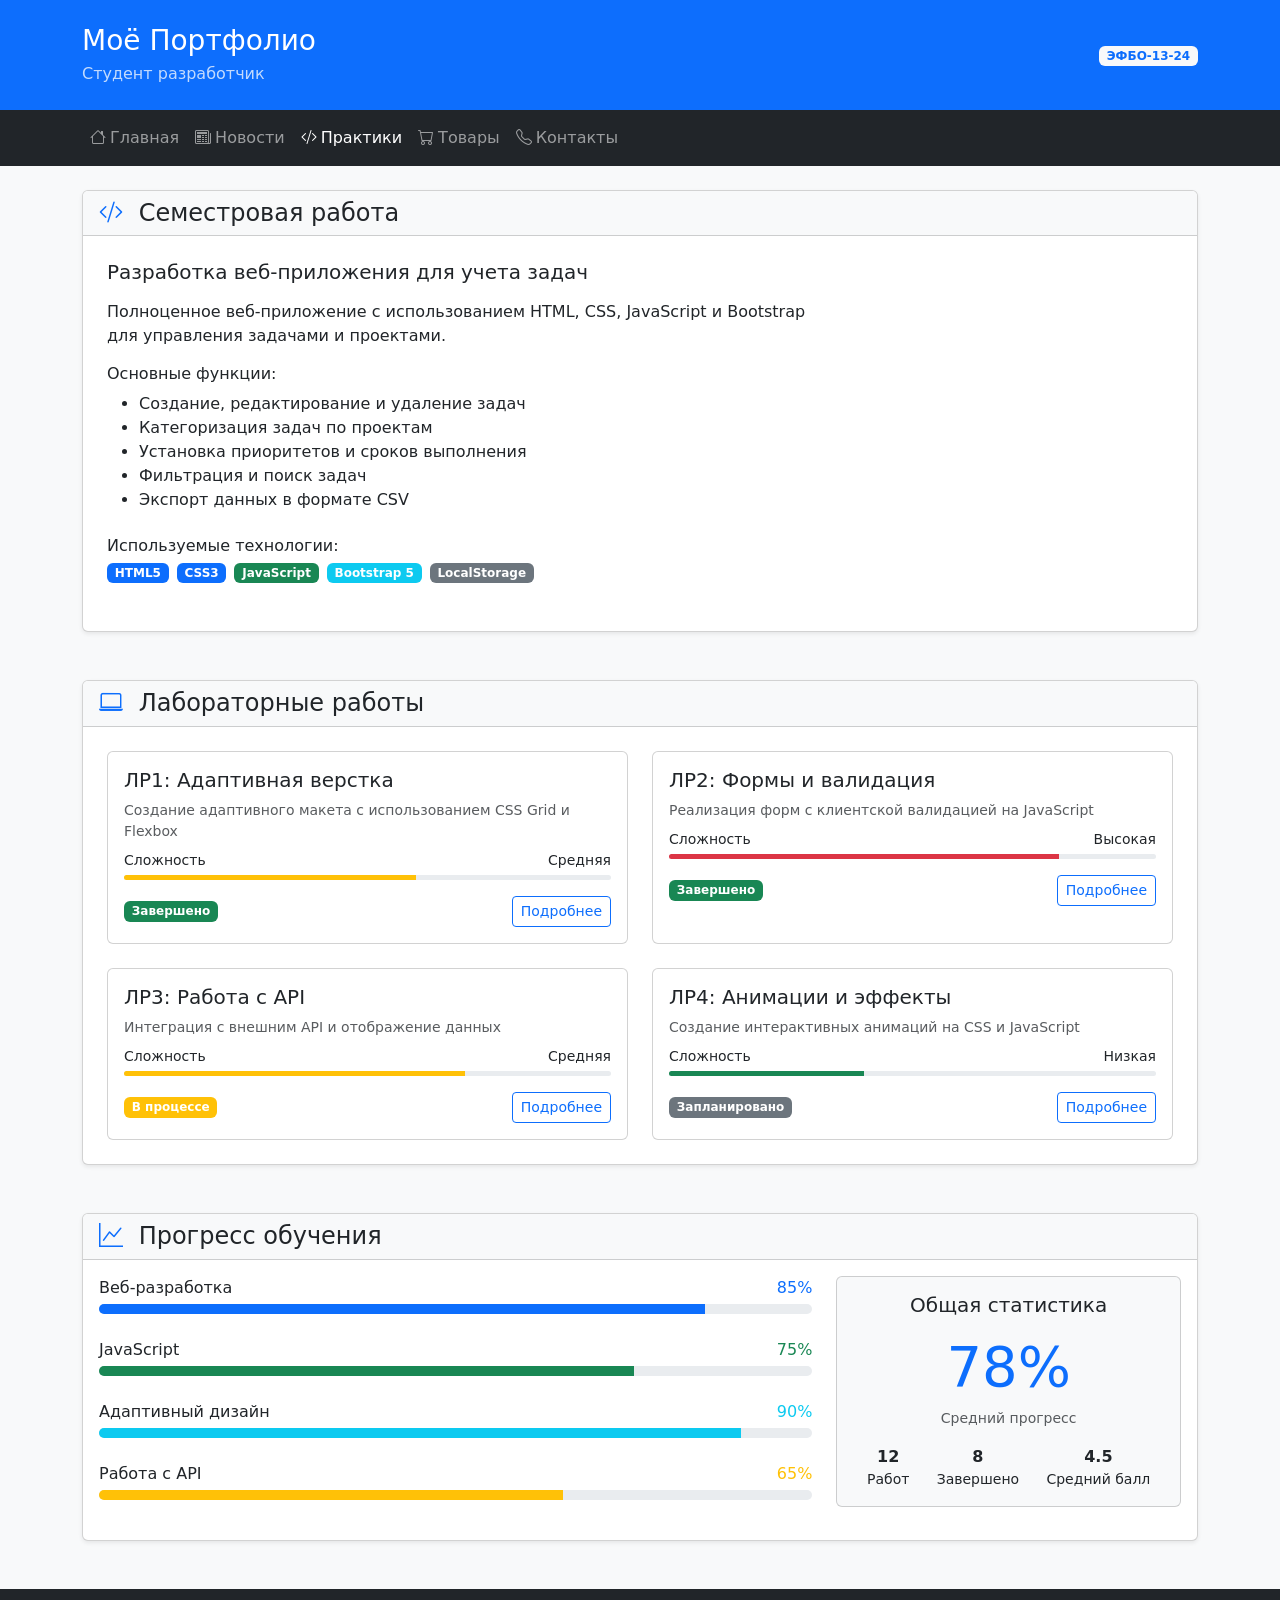
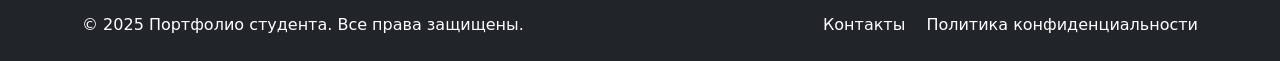
<file: pages/practices.html>
<!DOCTYPE html>
<html lang="ru">
<head>
    <meta charset="UTF-8">
    <meta name="viewport" content="width=device-width, initial-scale=1.0">
    <title>Практики - Портфолио</title>
    <link href="https://cdn.jsdelivr.net/npm/bootstrap@5.3.2/dist/css/bootstrap.min.css" rel="stylesheet">
    <link rel="stylesheet" href="https://cdn.jsdelivr.net/npm/bootstrap-icons@1.11.1/font/bootstrap-icons.css">
    <style>
        .navbar-nav .nav-link {
            padding: 0.5rem 1rem;
            transition: all 0.3s ease;
        }
        .navbar-nav .nav-link:hover {
            background-color: rgba(255,255,255,0.1);
            border-radius: 4px;
        }
        @media (max-width: 768px) {
            .navbar-collapse {
                padding-top: 1rem;
            }
            .navbar-nav {
                text-align: center;
            }
            .nav-item {
                margin: 0.2rem 0;
            }
        }
    </style>
</head>
<body class="bg-light">
<div class="container-fluid p-0">
    <header class="bg-primary text-white py-4">
        <div class="container">
            <div class="row align-items-center">
                <div class="col">
                    <h1 class="h3 mb-1">Моё Портфолио</h1>
                    <p class="mb-0 opacity-75">Студент разработчик</p>
                </div>
                <div class="col-auto">
                    <span class="badge bg-light text-primary">ЭФБО-13-24</span>
                </div>
            </div>
        </div>
    </header>
    <nav class="navbar navbar-expand-lg navbar-dark bg-dark">
        <div class="container">
            <a class="navbar-brand d-lg-none" href="#">Меню</a>
            <button class="navbar-toggler" type="button" data-bs-toggle="collapse" data-bs-target="#navbarNav">
                <span class="navbar-toggler-icon"></span>
            </button>
            <div class="collapse navbar-collapse" id="navbarNav">
                <ul class="navbar-nav w-100 justify-content-between justify-content-lg-start">
                    <li class="nav-item">
                        <a class="nav-link" href="../index.html">
                            <i class="bi bi-house me-1"></i>Главная
                        </a>
                    </li>
                    <li class="nav-item">
                        <a class="nav-link" href="news.html">
                            <i class="bi bi-newspaper me-1"></i>Новости
                        </a>
                    </li>
                    <li class="nav-item">
                        <a class="nav-link active" href="practices.html">
                            <i class="bi bi-code-slash me-1"></i>Практики
                        </a>
                    </li>
                    <li class="nav-item">
                        <a class="nav-link" href="goods.html">
                            <i class="bi bi-cart me-1"></i>Товары
                        </a>
                    </li>
                    <li class="nav-item">
                        <a class="nav-link" href="contacts.html">
                            <i class="bi bi-telephone me-1"></i>Контакты
                        </a>
                    </li>
                </ul>
            </div>
        </div>
    </nav>
    <main class="container my-4">
        <section class="mb-5">
            <div class="card shadow-sm">
                <div class="card-header bg-light">
                    <h2 class="card-title h4 mb-0">
                        <i class="bi bi-code-slash text-primary me-2"></i>
                        Семестровая работа
                    </h2>
                </div>
                <div class="card-body p-4">
                    <div class="row">
                        <div class="col-md-8">
                            <h3 class="h5 mb-3">Разработка веб-приложения для учета задач</h3>
                            <p class="mb-3">Полноценное веб-приложение с использованием HTML, CSS, JavaScript и Bootstrap для управления задачами и проектами.</p>
                            <div class="mb-4">
                                <h4 class="h6 mb-2">Основные функции:</h4>
                                <ul>
                                    <li>Создание, редактирование и удаление задач</li>
                                    <li>Категоризация задач по проектам</li>
                                    <li>Установка приоритетов и сроков выполнения</li>
                                    <li>Фильтрация и поиск задач</li>
                                    <li>Экспорт данных в формате CSV</li>
                                </ul>
                            </div>
                            <div class="mb-4">
                                <h4 class="h6 mb-2">Используемые технологии:</h4>
                                <div class="d-flex flex-wrap gap-2">
                                    <span class="badge bg-primary">HTML5</span>
                                    <span class="badge bg-primary">CSS3</span>
                                    <span class="badge bg-success">JavaScript</span>
                                    <span class="badge bg-info">Bootstrap 5</span>
                                    <span class="badge bg-secondary">LocalStorage</span>
                                </div>
                            </div>
                        </div>
                    </div>
                </div>
            </div>
        </section>
        <section class="mb-5">
            <div class="card shadow-sm">
                <div class="card-header bg-light">
                    <h2 class="card-title h4 mb-0">
                        <i class="bi bi-laptop text-primary me-2"></i>
                        Лабораторные работы
                    </h2>
                </div>
                <div class="card-body p-4">
                    <div class="row g-4">
                        <div class="col-md-6">
                            <div class="card h-100">
                                <div class="card-body">
                                    <h5 class="card-title">ЛР1: Адаптивная верстка</h5>
                                    <p class="card-text small text-muted mb-2">Создание адаптивного макета с использованием CSS Grid и Flexbox</p>
                                    <div class="mb-3">
                                        <div class="d-flex justify-content-between mb-1 small">
                                            <span>Сложность</span>
                                            <span>Средняя</span>
                                        </div>
                                        <div class="progress" style="height: 5px;">
                                            <div class="progress-bar bg-warning" style="width: 60%"></div>
                                        </div>
                                    </div>
                                    <div class="d-flex justify-content-between align-items-center">
                                        <span class="badge bg-success">Завершено</span>
                                        <a href="#" class="btn btn-outline-primary btn-sm">Подробнее</a>
                                    </div>
                                </div>
                            </div>
                        </div>
                        <div class="col-md-6">
                            <div class="card h-100">
                                <div class="card-body">
                                    <h5 class="card-title">ЛР2: Формы и валидация</h5>
                                    <p class="card-text small text-muted mb-2">Реализация форм с клиентской валидацией на JavaScript</p>
                                    <div class="mb-3">
                                        <div class="d-flex justify-content-between mb-1 small">
                                            <span>Сложность</span>
                                            <span>Высокая</span>
                                        </div>
                                        <div class="progress" style="height: 5px;">
                                            <div class="progress-bar bg-danger" style="width: 80%"></div>
                                        </div>
                                    </div>
                                    <div class="d-flex justify-content-between align-items-center">
                                        <span class="badge bg-success">Завершено</span>
                                        <a href="#" class="btn btn-outline-primary btn-sm">Подробнее</a>
                                    </div>
                                </div>
                            </div>
                        </div>
                        <div class="col-md-6">
                            <div class="card h-100">
                                <div class="card-body">
                                    <h5 class="card-title">ЛР3: Работа с API</h5>
                                    <p class="card-text small text-muted mb-2">Интеграция с внешним API и отображение данных</p>
                                    <div class="mb-3">
                                        <div class="d-flex justify-content-between mb-1 small">
                                            <span>Сложность</span>
                                            <span>Средняя</span>
                                        </div>
                                        <div class="progress" style="height: 5px;">
                                            <div class="progress-bar bg-warning" style="width: 70%"></div>
                                        </div>
                                    </div>
                                    <div class="d-flex justify-content-between align-items-center">
                                        <span class="badge bg-warning">В процессе</span>
                                        <a href="#" class="btn btn-outline-primary btn-sm">Подробнее</a>
                                    </div>
                                </div>
                            </div>
                        </div>
                        <div class="col-md-6">
                            <div class="card h-100">
                                <div class="card-body">
                                    <h5 class="card-title">ЛР4: Анимации и эффекты</h5>
                                    <p class="card-text small text-muted mb-2">Создание интерактивных анимаций на CSS и JavaScript</p>
                                    <div class="mb-3">
                                        <div class="d-flex justify-content-between mb-1 small">
                                            <span>Сложность</span>
                                            <span>Низкая</span>
                                        </div>
                                        <div class="progress" style="height: 5px;">
                                            <div class="progress-bar bg-success" style="width: 40%"></div>
                                        </div>
                                    </div>
                                    <div class="d-flex justify-content-between align-items-center">
                                        <span class="badge bg-secondary">Запланировано</span>
                                        <a href="#" class="btn btn-outline-primary btn-sm">Подробнее</a>
                                    </div>
                                </div>
                            </div>
                        </div>
                    </div>
                </div>
            </div>
        </section>
        <section class="mb-5">
            <div class="card shadow-sm">
                <div class="card-header bg-light">
                    <h2 class="card-title h4 mb-0">
                        <i class="bi bi-graph-up text-primary me-2"></i>
                        Прогресс обучения
                    </h2>
                </div>
                <div class="card-body">
                    <div class="row">
                        <div class="col-md-8">
                            <div class="mb-4">
                                <div class="d-flex justify-content-between mb-1">
                                    <span>Веб-разработка</span>
                                    <span class="text-primary">85%</span>
                                </div>
                                <div class="progress" style="height: 10px;">
                                    <div class="progress-bar bg-primary" style="width: 85%"></div>
                                </div>
                            </div>
                            <div class="mb-4">
                                <div class="d-flex justify-content-between mb-1">
                                    <span>JavaScript</span>
                                    <span class="text-success">75%</span>
                                </div>
                                <div class="progress" style="height: 10px;">
                                    <div class="progress-bar bg-success" style="width: 75%"></div>
                                </div>
                            </div>
                            <div class="mb-4">
                                <div class="d-flex justify-content-between mb-1">
                                    <span>Адаптивный дизайн</span>
                                    <span class="text-info">90%</span>
                                </div>
                                <div class="progress" style="height: 10px;">
                                    <div class="progress-bar bg-info" style="width: 90%"></div>
                                </div>
                            </div>
                            <div class="mb-4">
                                <div class="d-flex justify-content-between mb-1">
                                    <span>Работа с API</span>
                                    <span class="text-warning">65%</span>
                                </div>
                                <div class="progress" style="height: 10px;">
                                    <div class="progress-bar bg-warning" style="width: 65%"></div>
                                </div>
                            </div>
                        </div>
                        <div class="col-md-4">
                            <div class="card bg-light">
                                <div class="card-body text-center">
                                    <h5 class="card-title mb-3">Общая статистика</h5>
                                    <div class="display-4 text-primary mb-2">78%</div>
                                    <p class="text-muted small">Средний прогресс</p>
                                    <div class="d-flex justify-content-around mt-3">
                                        <div>
                                            <div class="fw-bold">12</div>
                                            <div class="small">Работ</div>
                                        </div>
                                        <div>
                                            <div class="fw-bold">8</div>
                                            <div class="small">Завершено</div>
                                        </div>
                                        <div>
                                            <div class="fw-bold">4.5</div>
                                            <div class="small">Средний балл</div>
                                        </div>
                                    </div>
                                </div>
                            </div>
                        </div>
                    </div>
                </div>
            </div>
        </section>
    </main>
    <footer class="bg-dark text-white py-4 mt-5">
        <div class="container">
            <div class="row align-items-center">
                <div class="col-md-6">
                    <p class="mb-0">&copy; 2025 Портфолио студента. Все права защищены.</p>
                </div>
                <div class="col-md-6 text-md-end">
                    <a href="contacts.html" class="text-white text-decoration-none me-3">Контакты</a>
                    <a href="#" class="text-white text-decoration-none">Политика конфиденциальности</a>
                </div>
            </div>
        </div>
    </footer>
</div>
<script src="https://cdn.jsdelivr.net/npm/bootstrap@5.3.2/dist/js/bootstrap.bundle.min.js"></script>
</body>
</html>
</file>
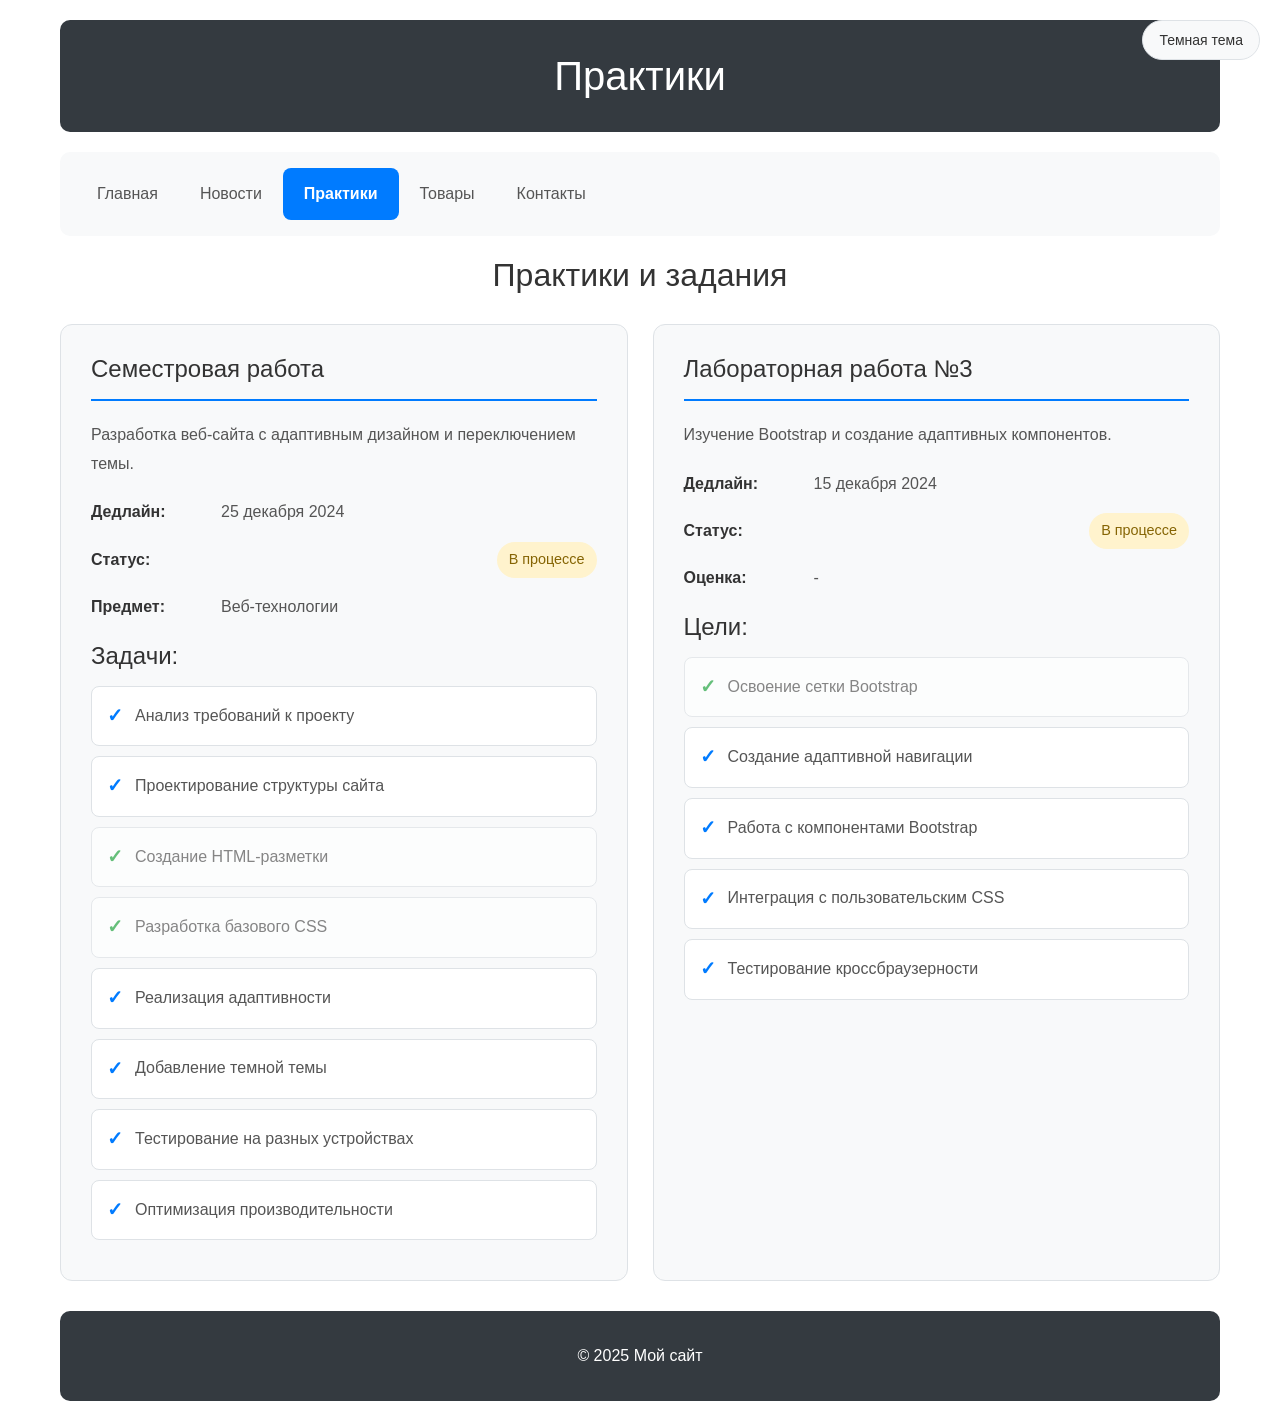
<file: pages/practices_v1.html>
<!DOCTYPE html>
<html lang="ru">
<head>
    <meta charset="UTF-8">
    <meta name="viewport" content="width=device-width, initial-scale=1.0">
    <title>Практики</title>
    <link href="https://cdn.jsdelivr.net/npm/bootstrap@5.3.2/dist/css/bootstrap.min.css" rel="stylesheet">
    <link rel="stylesheet" href="../styles.css">
    <style>
        .theme-toggle {
            position: fixed;
            top: 20px;
            right: 20px;
            z-index: 1000;
            background: var(--nav-bg);
            border: 1px solid var(--border-color);
            border-radius: 20px;
            padding: 8px 16px;
            cursor: pointer;
            color: var(--text-color);
            font-size: 14px;
            transition: all 0.3s ease;
        }

        .practices__title {
            font-size: 2rem;
            margin: 0 0 30px 0;
            color: var(--text-color);
            text-align: center;
        }

        .practices__content {
            display: grid;
            gap: 25px;
        }

        .practice-card {
            background: var(--card-bg);
            border: 1px solid var(--border-color);
            border-radius: 12px;
            padding: 30px;
            transition: all 0.3s ease;
        }

        .practice-card:hover {
            transform: translateY(-5px);
            box-shadow: 0 10px 25px rgba(0, 0, 0, 0.1);
        }

        .practice-card__title {
            font-size: 1.5rem;
            margin: 0 0 20px 0;
            color: var(--text-color);
            padding-bottom: 15px;
            border-bottom: 2px solid var(--nav-active);
        }

        .practice-card__content {
            line-height: 1.8;
            color: var(--nav-text);
        }

        .task-list {
            list-style: none;
            padding: 0;
            margin: 0;
        }

        .task-item {
            padding: 12px 15px;
            margin-bottom: 10px;
            background: var(--bg-color);
            border: 1px solid var(--border-color);
            border-radius: 8px;
            display: flex;
            align-items: center;
            gap: 12px;
            transition: all 0.2s ease;
        }

        .task-item:hover {
            border-color: var(--nav-active);
            transform: translateX(5px);
        }

        .task-item::before {
            content: "✓";
            color: var(--nav-active);
            font-weight: bold;
            font-size: 1.2rem;
        }

        .task-item--completed {
            opacity: 0.7;
        }

        .task-item--completed::before {
            content: "✓";
            color: #28a745;
        }

        .status-badge {
            display: inline-block;
            padding: 5px 12px;
            border-radius: 20px;
            font-size: 0.9rem;
            font-weight: 500;
            margin-left: auto;
        }

        .status-badge--in-progress {
            background: #fff3cd;
            color: #856404;
        }

        [data-theme="dark"] .status-badge--in-progress {
            background: #332701;
            color: #ffd351;
        }

        .practice-details {
            display: grid;
            gap: 15px;
            margin-top: 20px;
        }

        .detail-item {
            display: flex;
            gap: 10px;
            align-items: center;
        }

        .detail-label {
            font-weight: 600;
            color: var(--text-color);
            min-width: 120px;
        }

        .detail-value {
            color: var(--nav-text);
        }

        @media (max-width: 768px) {
            .practices__title {
                font-size: 1.7rem;
                margin-bottom: 20px;
            }

            .practice-card {
                padding: 20px;
            }

            .practice-card__title {
                font-size: 1.3rem;
            }

            .task-item {
                padding: 10px 12px;
                font-size: 0.95rem;
            }

            .detail-item {
                flex-direction: column;
                align-items: flex-start;
                gap: 5px;
            }

            .detail-label {
                min-width: auto;
            }

            .theme-toggle {
                top: 15px;
                right: 15px;
                padding: 6px 12px;
                font-size: 13px;
            }
        }

        @media (max-width: 480px) {
            .practices__title {
                font-size: 1.5rem;
            }

            .practice-card {
                padding: 15px;
            }

            .status-badge {
                padding: 4px 10px;
                font-size: 0.8rem;
            }
        }

        @media (min-width: 992px) {
            .practices__content {
                grid-template-columns: repeat(2, 1fr);
            }
        }
    </style>
</head>
<body>
<button class="theme-toggle" id="themeToggle">Темная тема</button>

<div class="page">
    <header class="header">
        <h1 class="header__title">Практики</h1>
    </header>

    <nav class="nav">
        <ul class="nav__list">
            <li class="nav__item">
                <a class="nav__link" href="../index_v1.html">Главная</a>
            </li>
            <li class="nav__item">
                <a class="nav__link" href="news_v1.html">Новости</a>
            </li>
            <li class="nav__item nav__item--active">
                <a class="nav__link" href="practices_v1.html">Практики</a>
            </li>
            <li class="nav__item">
                <a class="nav__link" href="goods_v1.html">Товары</a>
            </li>
            <li class="nav__item">
                <a class="nav__link" href="contacts_v1.html">Контакты</a>
            </li>
        </ul>
    </nav>

    <main class="main">
        <section class="practices">
            <h2 class="practices__title">Практики и задания</h2>

            <div class="practices__content">
                <div class="practice-card">
                    <h3 class="practice-card__title">Семестровая работа</h3>
                    <div class="practice-card__content">
                        <p>Разработка веб-сайта с адаптивным дизайном и переключением темы.</p>

                        <div class="practice-details">
                            <div class="detail-item">
                                <span class="detail-label">Дедлайн:</span>
                                <span class="detail-value">25 декабря 2024</span>
                            </div>
                            <div class="detail-item">
                                <span class="detail-label">Статус:</span>
                                <span class="status-badge status-badge--in-progress">В процессе</span>
                            </div>
                            <div class="detail-item">
                                <span class="detail-label">Предмет:</span>
                                <span class="detail-value">Веб-технологии</span>
                            </div>
                        </div>

                        <h4 style="margin: 20px 0 15px 0; color: var(--text-color);">Задачи:</h4>
                        <ul class="task-list">
                            <li class="task-item">Анализ требований к проекту</li>
                            <li class="task-item">Проектирование структуры сайта</li>
                            <li class="task-item task-item--completed">Создание HTML-разметки</li>
                            <li class="task-item task-item--completed">Разработка базового CSS</li>
                            <li class="task-item">Реализация адаптивности</li>
                            <li class="task-item">Добавление темной темы</li>
                            <li class="task-item">Тестирование на разных устройствах</li>
                            <li class="task-item">Оптимизация производительности</li>
                        </ul>
                    </div>
                </div>

                <div class="practice-card">
                    <h3 class="practice-card__title">Лабораторная работа №3</h3>
                    <div class="practice-card__content">
                        <p>Изучение Bootstrap и создание адаптивных компонентов.</p>

                        <div class="practice-details">
                            <div class="detail-item">
                                <span class="detail-label">Дедлайн:</span>
                                <span class="detail-value">15 декабря 2024</span>
                            </div>
                            <div class="detail-item">
                                <span class="detail-label">Статус:</span>
                                <span class="status-badge status-badge--in-progress">В процессе</span>
                            </div>
                            <div class="detail-item">
                                <span class="detail-label">Оценка:</span>
                                <span class="detail-value">-</span>
                            </div>
                        </div>

                        <h4 style="margin: 20px 0 15px 0; color: var(--text-color);">Цели:</h4>
                        <ul class="task-list">
                            <li class="task-item task-item--completed">Освоение сетки Bootstrap</li>
                            <li class="task-item">Создание адаптивной навигации</li>
                            <li class="task-item">Работа с компонентами Bootstrap</li>
                            <li class="task-item">Интеграция с пользовательским CSS</li>
                            <li class="task-item">Тестирование кроссбраузерности</li>
                        </ul>
                    </div>
                </div>
            </div>
        </section>
    </main>

    <footer class="footer">
        <p class="footer__text">&copy; 2025 Мой сайт</p>
    </footer>
</div>

<script src="https://cdn.jsdelivr.net/npm/bootstrap@5.3.2/dist/js/bootstrap.bundle.min.js"></script>
<script>
    const themeToggle = document.getElementById('themeToggle');
    const currentTheme = localStorage.getItem('theme') || 'light';

    document.documentElement.setAttribute('data-theme', currentTheme);
    updateButtonText(currentTheme);

    themeToggle.addEventListener('click', () => {
        const currentTheme = document.documentElement.getAttribute('data-theme');
        const newTheme = currentTheme === 'light' ? 'dark' : 'light';

        document.documentElement.setAttribute('data-theme', newTheme);
        localStorage.setItem('theme', newTheme);
        updateButtonText(newTheme);
    });

    function updateButtonText(theme) {
        themeToggle.textContent = theme === 'light' ? 'Темная тема' : 'Светлая тема';
    }
</script>
</body>
</html>
</file>
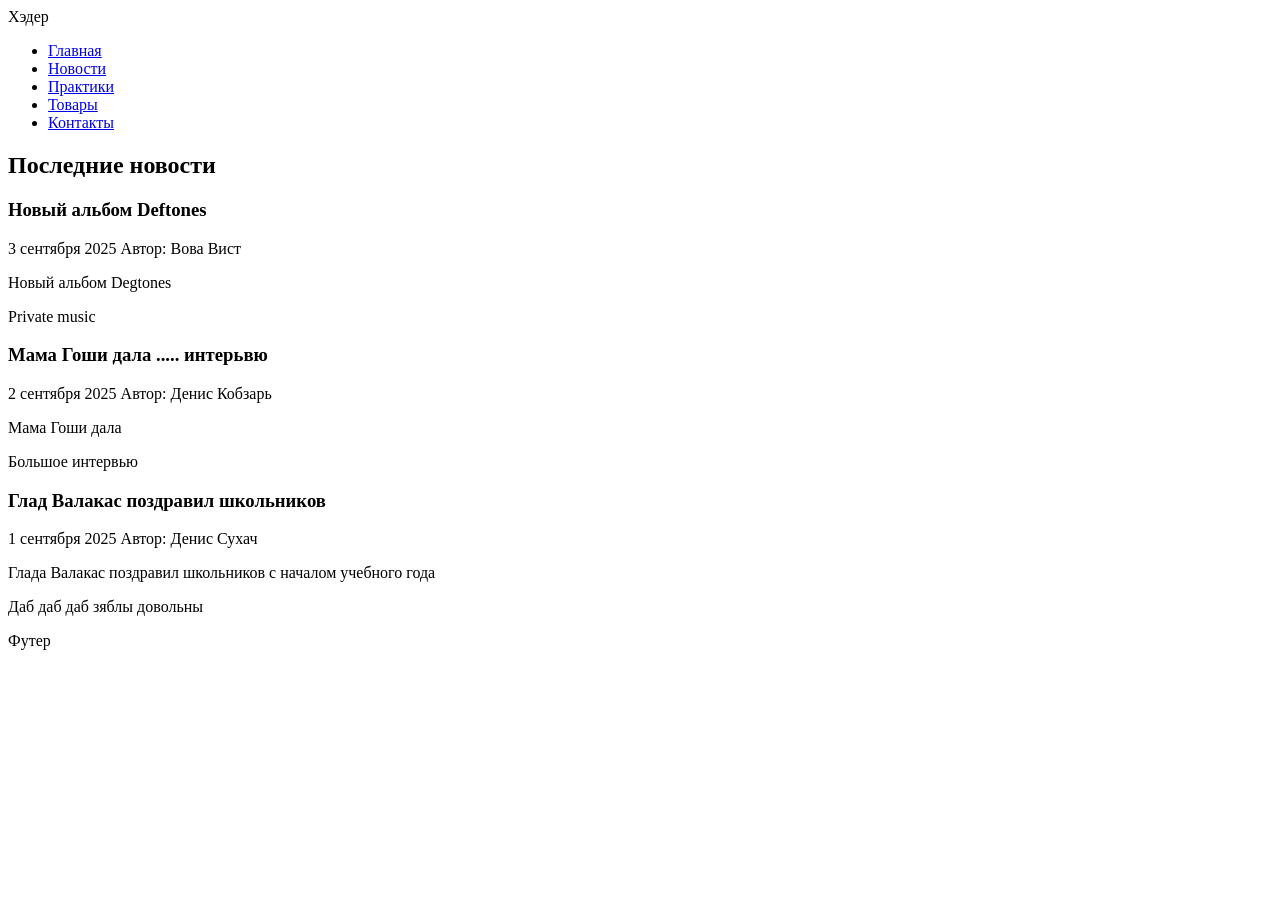
<file: src/pages/news.html>
<!DOCTYPE html>
<html lamg = "ru">
<head>
    <meta charset="UTF-8">
    <meta name="viewport" content="width=device-width, initial-scale=1.0">
    <title>Семестровая работа</title>
</head>
<body>
<div id="header">Хэдер</div>
<div id="menu">
    <ul>
        <li><a href="index.html">Главная</a></li>
        <li><a href="pages/news.html">Новости</a></li>
        <li><a href="pages/practices.html">Практики</a></li>
        <li><a href="pages/goods.html">Товары</a></li>
        <li><a href="pages/contacts.html">Контакты</a></li>
    </ul>
</div>
<div id="content">
    <section class="news-section">
        <h2 class="section-title">Последние новости</h2>

        <div class="news-container">
            <article class="news-card">
                <header class="news-header">
                    <h3 class="news-title">Новый альбом Deftones</h3>
                    <div class="news-meta">
                        <time datetime="2025-09-03" class="news-date">3 сентября 2025</time>
                        <span class="news-author">Автор: Вова Вист</span>
                    </div>
                </header>
                <div class="news-content">
                    <p>Новый альбом Degtones</p>
                    <p>Private music</p>
                </div>
            </article>

            <article class="news-card">
                <header class="news-header">
                    <h3 class="news-title">Мама Гоши дала ..... интерьвю</h3>
                    <div class="news-meta">
                        <time datetime="2025-09-02" class="news-date">2 сентября 2025</time>
                        <span class="news-author">Автор: Денис Кобзарь</span>
                    </div>
                </header>
                <div class="news-content">
                    <p>Мама Гоши дала</p>
                    <p>Большое интервью</p>
                </div>
            </article>

            <article class="news-card">
                <header class="news-header">
                    <h3 class="news-title">Глад Валакас поздравил школьников</h3>
                    <div class="news-meta">
                        <time datetime="2025-09-01" class="news-date">1 сентября 2025</time>
                        <span class="news-author">Автор: Денис Сухач</span>
                    </div>
                </header>
                <div class="news-content">
                    <p>Глада Валакас поздравил школьников с началом учебного года</p>
                    <p>Даб даб даб зяблы довольны</p>
                </div>
            </article>
        </div>
    </section>
</div>
<div id="footer">Футер</div>
</body>
</html>
</file>
<file: styles.css>
:root {
    --bg-color: #ffffff;
    --text-color: #333333;
    --header-bg: #343a40;
    --header-text: #ffffff;
    --nav-bg: #f8f9fa;
    --nav-active: #007bff;
    --nav-text: #555555;
    --card-bg: #f8f9fa;
    --border-color: #dee2e6;
    --footer-bg: #343a40;
    --footer-text: #ffffff;
}

[data-theme="dark"] {
    --bg-color: #121212;
    --text-color: #e0e0e0;
    --header-bg: #1a1a1a;
    --header-text: #ffffff;
    --nav-bg: #2d2d2d;
    --nav-active: #0d6efd;
    --nav-text: #cccccc;
    --card-bg: #2d2d2d;
    --border-color: #444444;
    --footer-bg: #1a1a1a;
    --footer-text: #ffffff;
}

body {
    background-color: var(--bg-color);
    color: var(--text-color);
    transition: all 0.3s ease;
    font-family: -apple-system, BlinkMacSystemFont, 'Segoe UI', Roboto, Oxygen, Ubuntu, sans-serif;
    line-height: 1.6;
    margin: 0;
    min-height: 100vh;
}

.theme-toggle {
    position: fixed;
    top: 20px;
    right: 20px;
    z-index: 1000;
    background: var(--nav-bg);
    border: 1px solid var(--border-color);
    border-radius: 20px;
    padding: 8px 16px;
    cursor: pointer;
    color: var(--text-color);
    font-size: 14px;
    transition: all 0.3s ease;
}

.page {
    max-width: 1200px;
    margin: 0 auto;
    padding: 20px;
}

.header {
    background-color: var(--header-bg);
    color: var(--header-text);
    padding: 2rem;
    text-align: center;
    border-radius: 10px;
    margin-bottom: 20px;
}

.header__title {
    margin: 0;
    font-size: 2.5rem;
}

.nav {
    background-color: var(--nav-bg);
    border-radius: 10px;
    padding: 1rem;
    margin-bottom: 20px;
    overflow-x: auto;
    -webkit-overflow-scrolling: touch;
}

.nav__list {
    display: flex;
    list-style: none;
    padding: 0;
    margin: 0;
    min-width: min-content;
}

.nav__item {
    white-space: nowrap;
}

.nav__link {
    display: block;
    padding: 12px 20px;
    text-align: center;
    text-decoration: none;
    color: var(--nav-text);
    border-radius: 8px;
    transition: all 0.3s ease;
    border: 1px solid transparent;
}

.nav__item--active .nav__link {
    background-color: var(--nav-active);
    color: white;
    font-weight: bold;
}

.nav__link:hover {
    border-color: var(--nav-active);
    transform: translateY(-2px);
}

.main {
    display: grid;
    gap: 30px;
    margin-bottom: 30px;
}

.profile {
    background-color: var(--card-bg);
    padding: 30px;
    border-radius: 15px;
    border: 1px solid var(--border-color);
}

.profile__card {
    display: flex;
    flex-direction: column;
    align-items: center;
    text-align: center;
    gap: 20px;
}

@media (min-width: 768px) {
    .profile__card {
        flex-direction: row;
        text-align: left;
    }
}

.profile__photo {
    width: 150px;
    height: 150px;
    border-radius: 50%;
    object-fit: cover;
    border: 3px solid var(--nav-active);
}

.profile__info {
    flex: 1;
}

.profile__name {
    font-size: 2rem;
    margin: 0 0 10px 0;
    color: var(--text-color);
}

.profile__group {
    font-size: 1.2rem;
    color: var(--nav-text);
    margin: 0;
}

.about, .skills, .projects {
    background-color: var(--card-bg);
    padding: 30px;
    border-radius: 15px;
    border: 1px solid var(--border-color);
}

.about__title, .skills__title, .projects__title {
    font-size: 1.8rem;
    margin-top: 0;
    margin-bottom: 20px;
    color: var(--text-color);
}

.about__text {
    font-size: 1.1rem;
    line-height: 1.8;
}

.skills__list {
    display: grid;
    grid-template-columns: 1fr;
    gap: 15px;
}

@media (min-width: 768px) {
    .skills__list {
        grid-template-columns: repeat(2, 1fr);
    }
}

@media (min-width: 1024px) {
    .skills__list {
        grid-template-columns: repeat(4, 1fr);
    }
}

.skill {
    background-color: var(--bg-color);
    padding: 15px;
    border-radius: 8px;
    text-align: center;
    border: 1px solid var(--border-color);
    transition: all 0.3s ease;
}

.skill:hover {
    transform: translateY(-5px);
    box-shadow: 0 5px 15px rgba(0,0,0,0.1);
}

.projects__grid {
    display: grid;
    grid-template-columns: 1fr;
    gap: 20px;
}

@media (min-width: 768px) {
    .projects__grid {
        grid-template-columns: repeat(2, 1fr);
    }
}

@media (min-width: 1024px) {
    .projects__grid {
        grid-template-columns: repeat(3, 1fr);
    }
}

.project-card {
    background-color: var(--bg-color);
    padding: 25px;
    border-radius: 10px;
    border: 1px solid var(--border-color);
    transition: all 0.3s ease;
}

.project-card:hover {
    transform: translateY(-5px);
    box-shadow: 0 5px 20px rgba(0,0,0,0.1);
}

.project-card__title {
    font-size: 1.4rem;
    margin-top: 0;
    margin-bottom: 10px;
    color: var(--text-color);
}

.project-card__desc {
    color: var(--nav-text);
    margin: 0;
}

.footer {
    background-color: var(--footer-bg);
    color: var(--footer-text);
    text-align: center;
    padding: 2rem;
    border-radius: 10px;
}

.footer__text {
    margin: 0;
    font-size: 1rem;
}

@media (max-width: 767px) {
    .page {
        padding: 10px;
    }

    .header {
        padding: 1.5rem;
    }

    .header__title {
        font-size: 2rem;
    }

    .profile__photo {
        width: 120px;
        height: 120px;
    }

    .profile__name {
        font-size: 1.5rem;
    }

    .about__title, .skills__title, .projects__title {
        font-size: 1.5rem;
    }

    .theme-toggle {
        top: 10px;
        right: 10px;
        padding: 6px 12px;
        font-size: 12px;
    }
}
</file>
